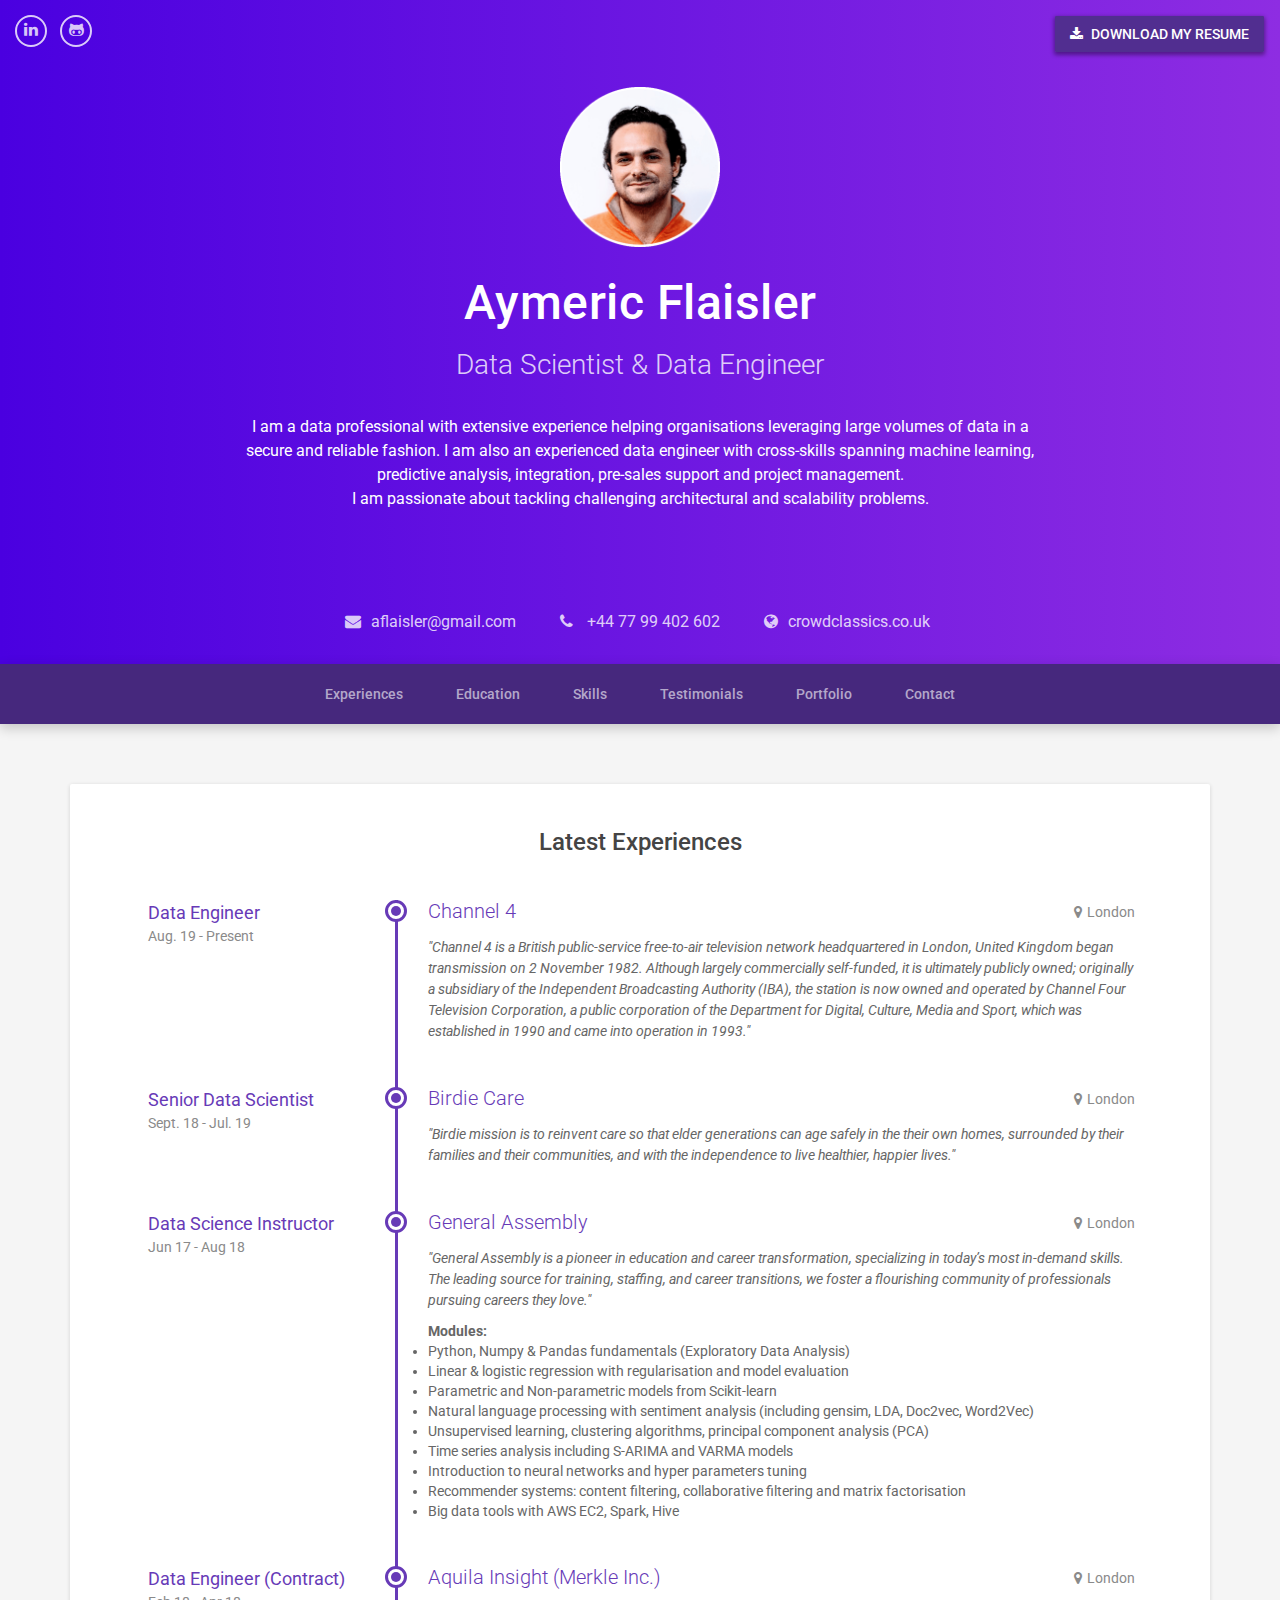
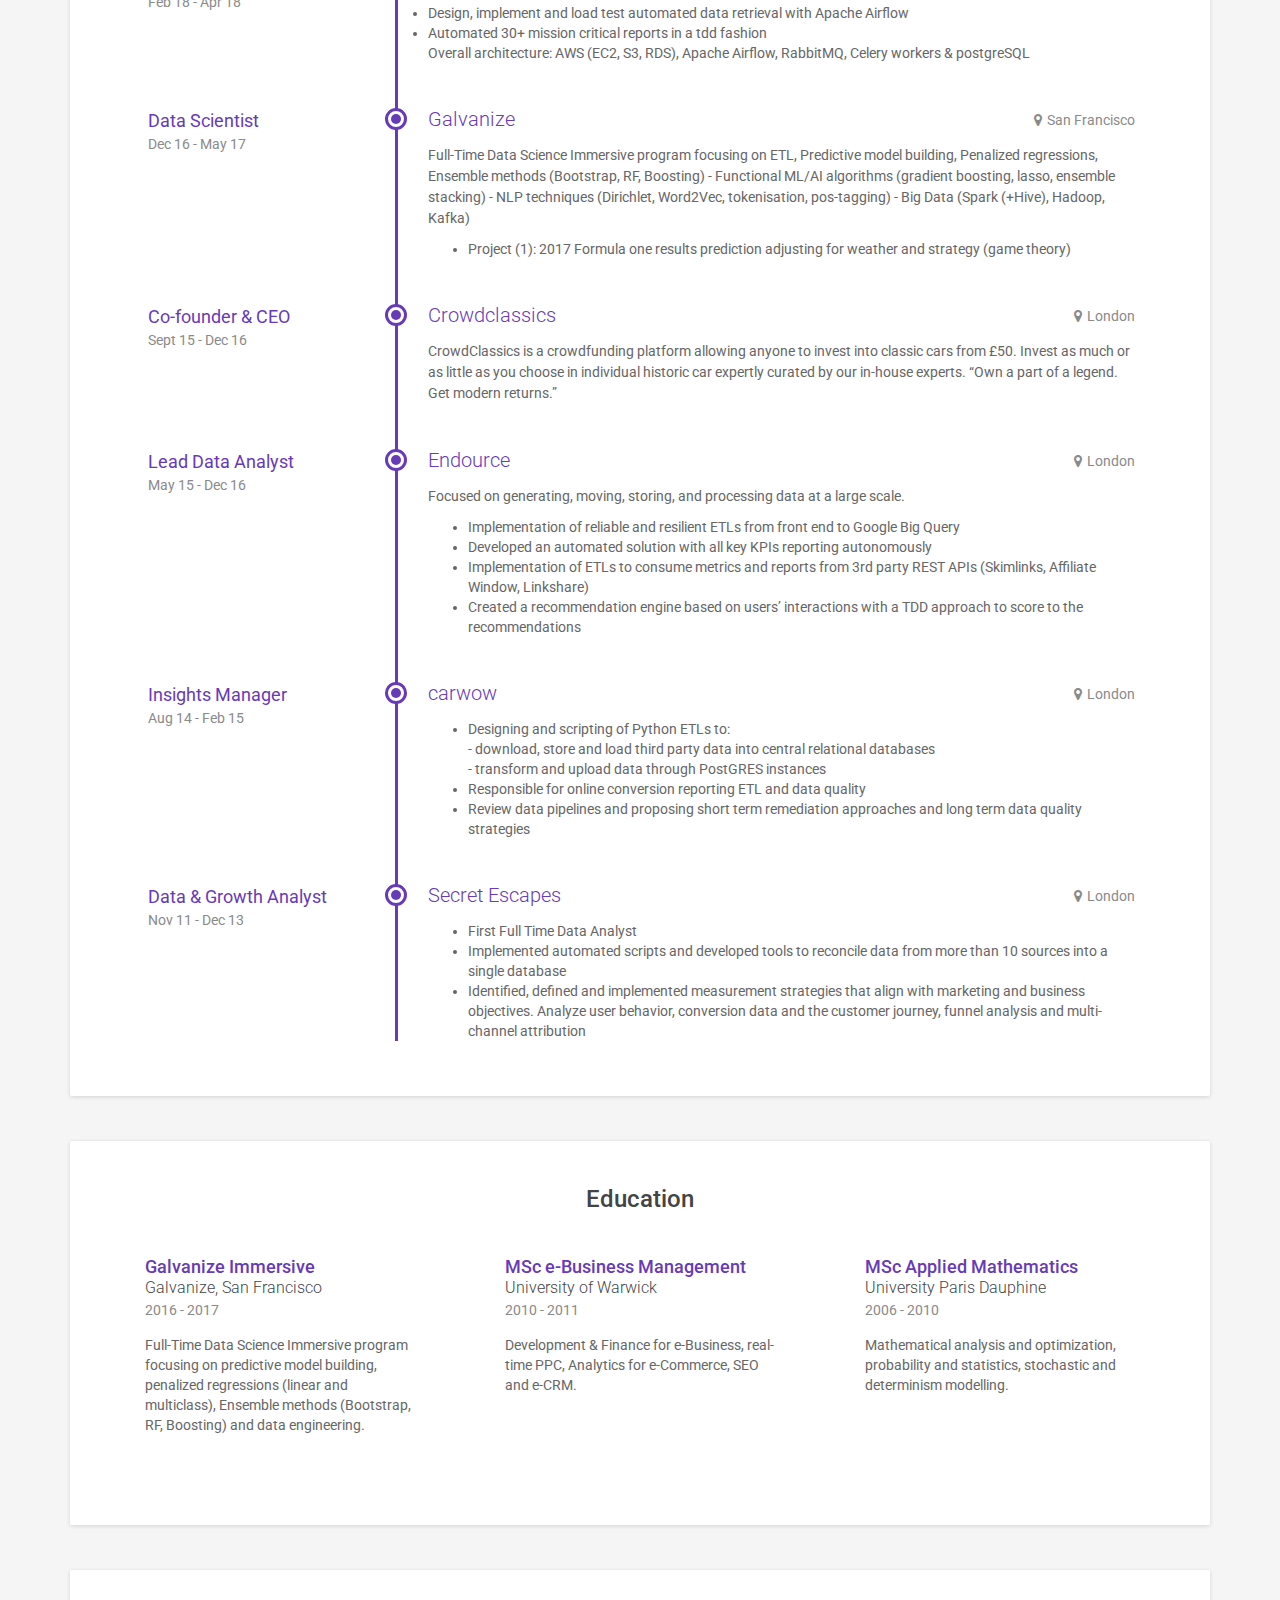
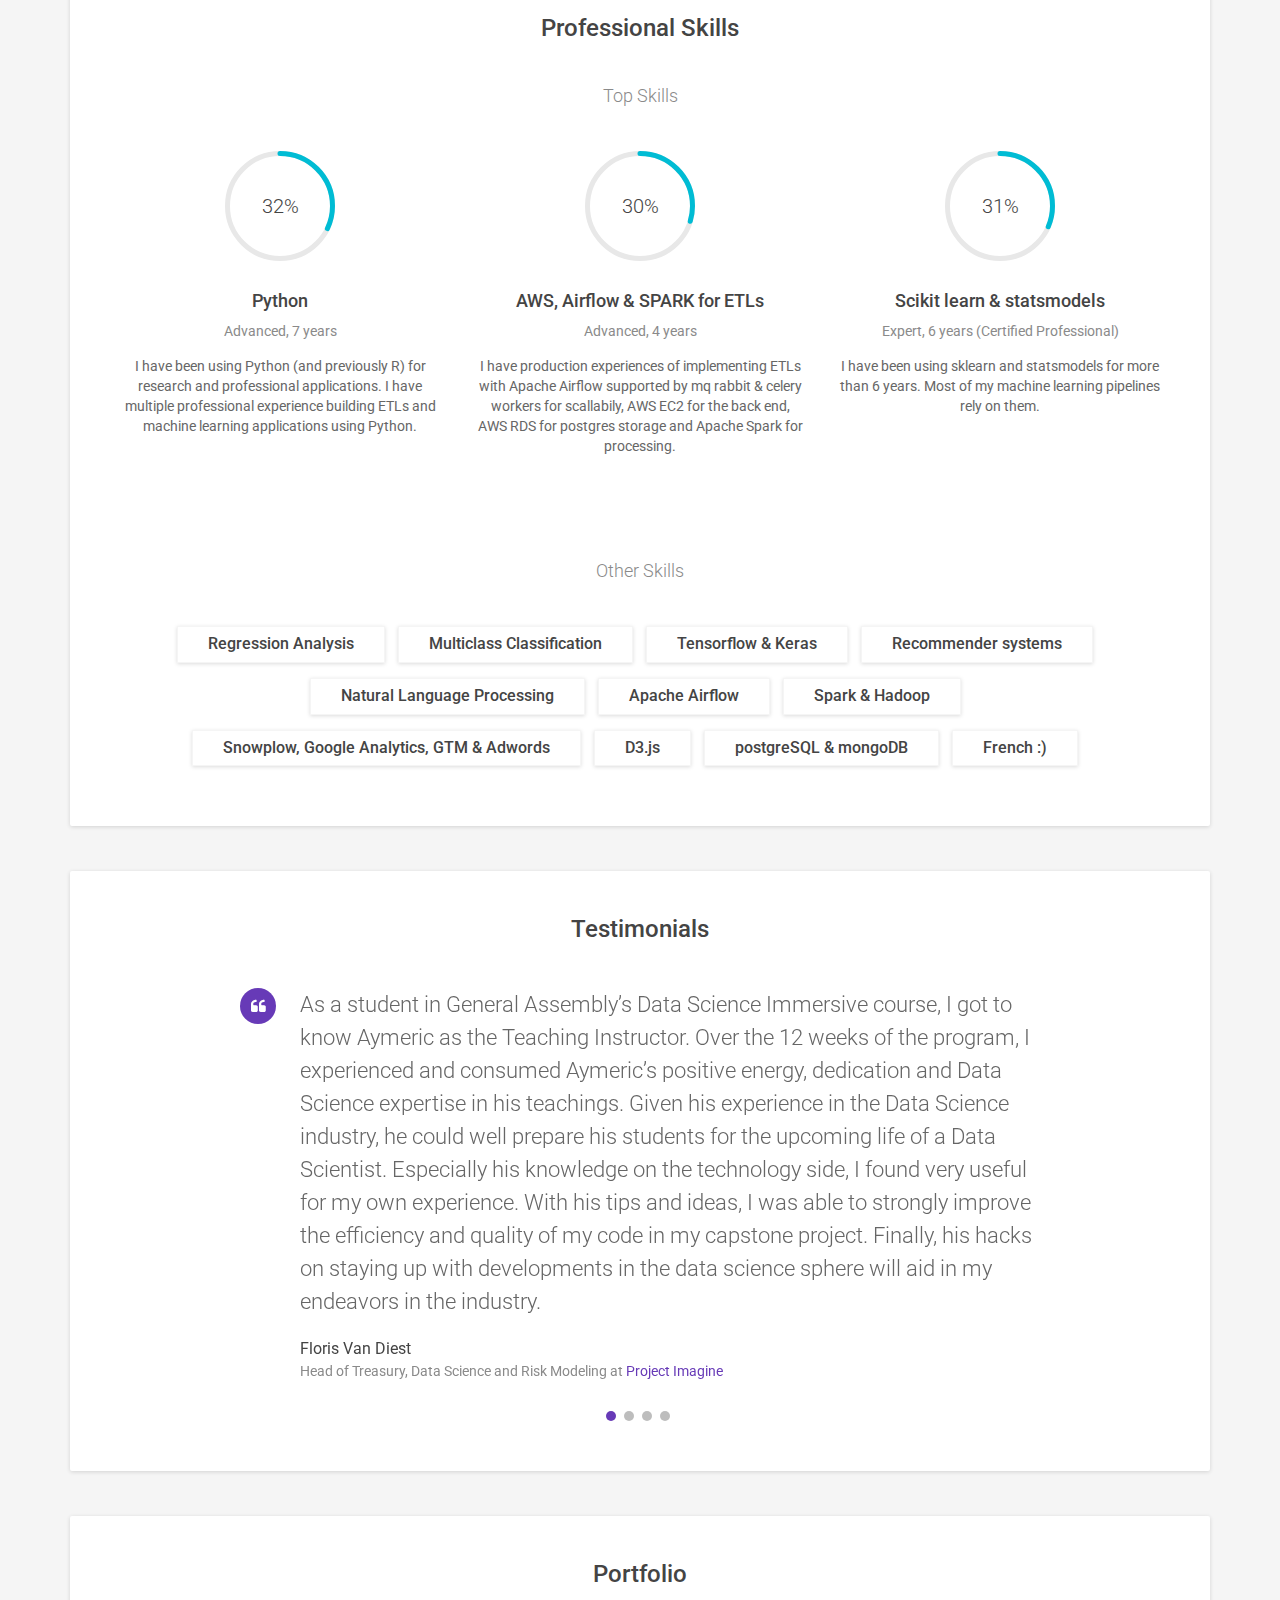
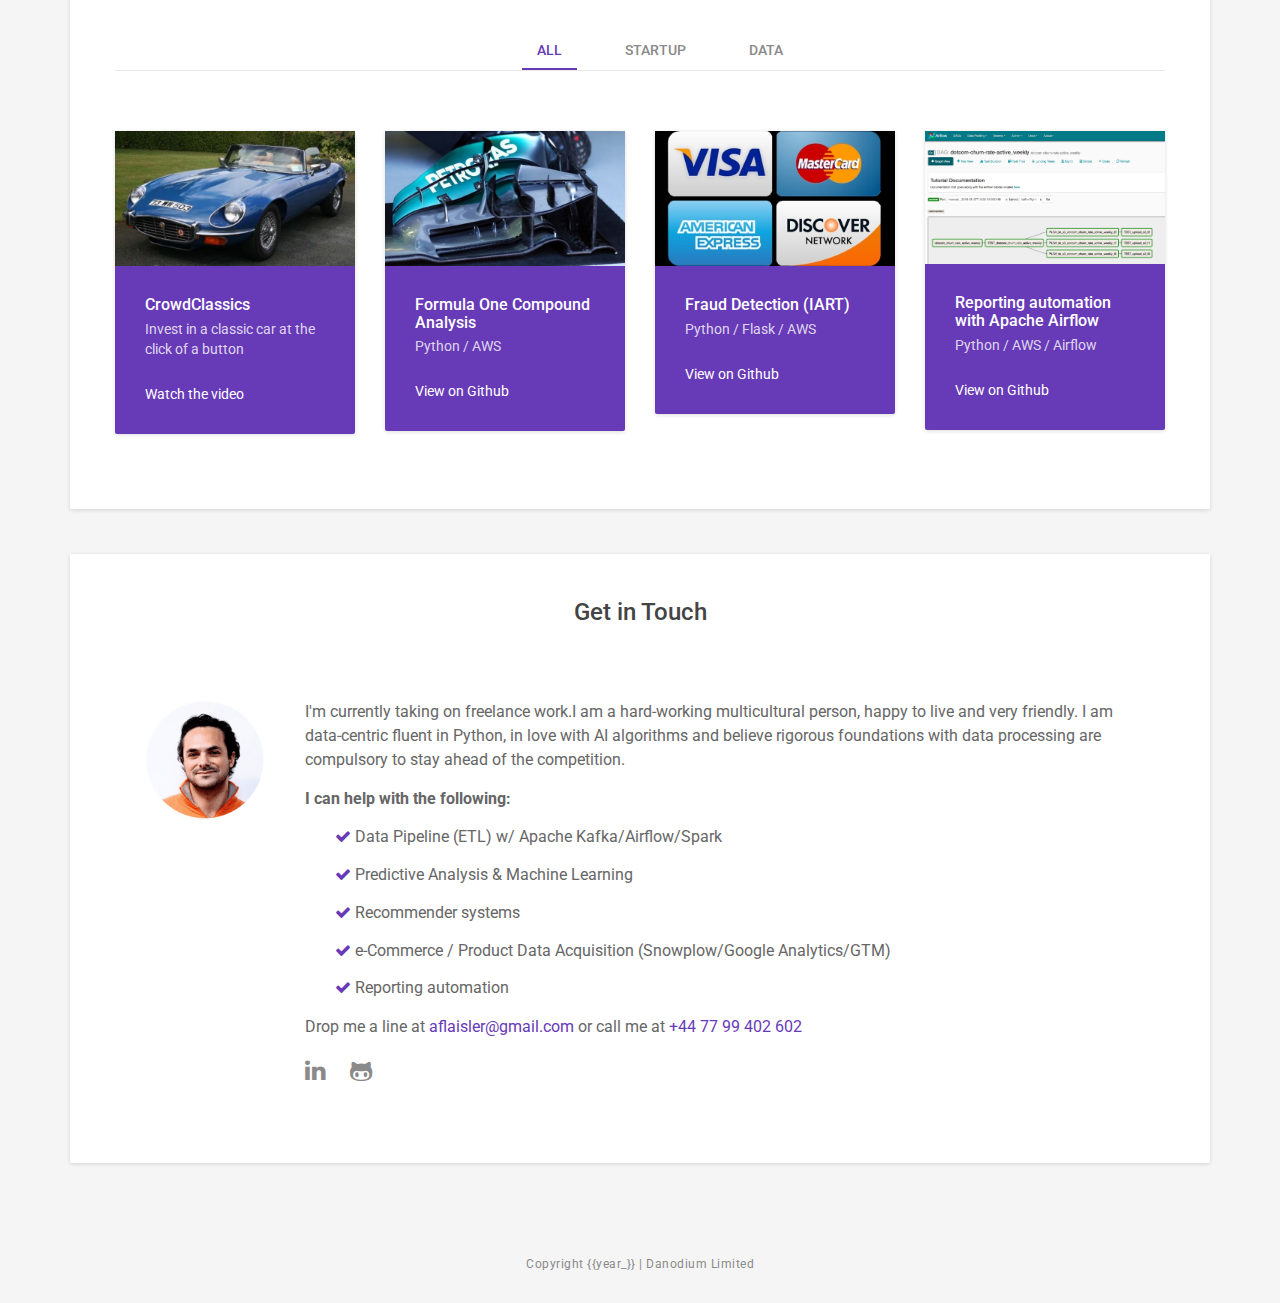
<file: templates/index.html>
<!DOCTYPE html>
<!--[if IE 8]> <html lang="en" class="ie8"> <![endif]-->
<!--[if IE 9]> <html lang="en" class="ie9"> <![endif]-->
<!--[if !IE]><!-->
<html lang="en">
<!--<![endif]-->

<head>
  <title>Aymeric Flaisler Resume + Portfolio</title>
  <!-- Meta -->
  <meta charset="utf-8">
  <meta http-equiv="X-UA-Compatible" content="IE=edge">
  <meta name="viewport" content="width=device-width, initial-scale=1.0">
  <meta name="description" content="Aymeric Flaisler Resume and Portfolio">
  <meta name="author" content="AF">
  <link rel="icon" type="image/png" href="../static/images/favicon.ico">
  <link href='https://fonts.googleapis.com/css?family=Roboto:400,500,400italic,300italic,300,500italic,700,700italic,900,900italic' rel='stylesheet' type='text/css'>
  <!-- Global CSS -->
  <link rel="stylesheet" href="../static/plugins/bootstrap/css/bootstrap.min.css">
  <!-- Plugins CSS -->
  <link rel="stylesheet" href="../static/plugins/font-awesome/css/font-awesome.css">

  <!-- Theme CSS -->
  <link id="theme-style" rel="stylesheet" href="../static/css/styles-12.css">
  <!-- HTML5 shim and Respond.js for IE8 support of HTML5 elements and media queries -->
  <!--[if lt IE 9]>
      <script src="https://oss.maxcdn.com/html5shiv/3.7.2/html5shiv.min.js"></script>
      <script src="https://oss.maxcdn.com/respond/1.4.2/respond.min.js"></script>
    <![endif]-->
  <!-- Google Tag Manager -->
  <script>
    (function(w, d, s, l, i) {
      w[l] = w[l] || [];
      w[l].push({
        'gtm.start': new Date().getTime(),
        event: 'gtm.js'
      });
      var f = d.getElementsByTagName(s)[0],
        j = d.createElement(s),
        dl = l != 'dataLayer' ? '&l=' + l : '';
      j.async = true;
      j.src =
        'https://www.googletagmanager.com/gtm.js?id=' + i + dl;
      f.parentNode.insertBefore(j, f);
    })(window, document, 'script', 'dataLayer', 'GTM-5ZDTTXC');
  </script>
  <!-- End Google Tag Manager -->
</head>

<body>
  <!-- Google Tag Manager (noscript) -->
  <noscript><iframe src="https://www.googletagmanager.com/ns.html?id=GTM-5ZDTTXC" height="0" width="0" style="display:none;visibility:hidden"></iframe></noscript>
  <!-- End Google Tag Manager (noscript) -->

  <header class="header">
    <div class="top-bar container-fluid">
      <div class="actions">
        <!-- <a class="btn hidden-xs" href="mailto:aflaisler@gmail.com"><i class="fa fa-paper-plane" aria-hidden="true"></i> Hire Me</a> -->
        <a class="btn" href="../static/CV_Aymeric_Flaisler_Data_Engineer.pdf"><i class="fa fa-download" aria-hidden="true"></i> Download My Resume</a>
      </div>
      <!--//actions-->
      <ul class="social list-inline">
        <li><a href="https://www.linkedin.com/in/aflaisler/"><i class="fa fa-linkedin" aria-hidden="true"></i></a></li>
        <!-- <li><a href="#"><i class="fa fa-twitter" aria-hidden="true"></i></a></li> -->
        <!-- <li><a href="#"><i class="fa fa-google-plus" aria-hidden="true"></i></a></li> -->
        <li><a href="https://github.com/aflaisler"><i class="fa fa-github-alt" aria-hidden="true"></i></a></li>
        <!-- <li><a href="#"><i class="fa fa-skype" aria-hidden="true"></i></a></li> -->
      </ul>
      <!--//social-->
    </div>
    <!--//top-bar-->

    <div class="intro">
      <div class="container text-center">
        <img class="profile-image" src="../static/images/profile-image-ring3.png" alt="">
        <h1 class="name">Aymeric Flaisler</h1>
        <div class="title">Data Scientist &amp Data Engineer</div>
        <div class="profile">
          <p>I am a data professional with extensive experience helping organisations leveraging large volumes of data in a secure and reliable fashion. I am also an experienced data engineer with cross-skills spanning machine learning, predictive
            analysis,
            integration, pre-sales support and project management. <br> I am passionate about tackling challenging architectural and scalability problems.
          </p>
        </div>
        <!--//profile-->
      </div>
      <!--//container-->
    </div>
    <!--//intro-->

    <div class="contact-info">
      <div class="container text-center">
        <ul class="list-inline">
          <li class="email"><i class="fa fa-envelope"></i><a href="mailto:aflaisler@gmail.com">aflaisler@gmail.com</a></li>
          <li><i class="fa fa-phone"></i> <a href="0044 77 99 402 602">+44 77 99 402 602</a></li>
          <li class="website"><i class="fa fa-globe"></i><a href="http://www.crowdclassics.co.uk/" target="_blank">crowdclassics.co.uk</a></li>
        </ul>
      </div>
      <!--//container-->
    </div>
    <!--//contact-info-->

    <div class="page-nav-space-holder hidden-xs">
      <div id="page-nav-wrapper" class="page-nav-wrapper text-center">
        <div class="container">
          <ul id="page-nav" class="nav page-nav list-inline">
            <li><a class="scrollto" href="#experiences-section">Experiences</a></li>
            <li><a class="scrollto" href="#education-section">Education</a></li>
            <li><a class="scrollto" href="#skills-section">Skills</a></li>
            <li><a class="scrollto" href="#testimonials-section">Testimonials</a></li>
            <li><a class="scrollto" href="#portfolio-section">Portfolio</a></li>
            <li><a class="scrollto" href="#contact-section">Contact</a></li>
          </ul>
          <!--//page-nav-->
        </div>
      </div>
      <!--//page-nav-wrapper-->
    </div>

  </header>
  <!--//header-->

  <div class="wrapper container">
    <section id="experiences-section" class="experiences-section section">
      <h2 class="section-title">Latest Experiences</h2>
      <div class="timeline">
        <div class="item">
          <div class="work-place">
            <h3 class="place"><a href="https://www.channel4.com/">Channel 4</a></h3>
            <div class="location"><i class="fa fa-map-marker" aria-hidden="true"></i>London</div>
          </div>
          <div class="job-meta">
            <div class="title">Data Engineer</div>
            <div class="time">Aug. 19 - Present</div>
          </div>
          <!--//job-meta-->
          <div class="job-desc">
            <p><i>
                "Channel 4 is a British public-service free-to-air television network headquartered in London, United Kingdom began transmission on 2 November 1982. Although largely commercially self-funded, it is ultimately publicly owned; originally a subsidiary of the Independent Broadcasting Authority (IBA), the station is now owned and operated by Channel Four Television Corporation, a public corporation of the Department for Digital, Culture, Media and Sport, which was established in 1990 and came into operation in 1993."</i></p>



          </div>
          <!--//job-desc-->
        </div>
        <div class="item">
          <div class="work-place">
            <h3 class="place"><a href="https://birdie.care/">Birdie Care</a></h3>
            <div class="location"><i class="fa fa-map-marker" aria-hidden="true"></i>London</div>
          </div>
          <div class="job-meta">
            <div class="title">Senior Data Scientist</div>
            <div class="time">Sept. 18 - Jul. 19 </div>
          </div>
          <!--//job-meta-->
          <div class="job-desc">
            <p><i>
                "Birdie mission is to reinvent care so that elder generations can age safely in the their own homes, surrounded by their families and their communities, and with the independence to live healthier, happier lives."</i></p>



          </div>
          <!--//job-desc-->
        </div>
        <div class="item">
          <div class="work-place">
            <h3 class="place"><a href="https://generalassemb.ly/">General Assembly</a></h3>
            <div class="location"><i class="fa fa-map-marker" aria-hidden="true"></i>London</div>
          </div>
          <div class="job-meta">
            <div class="title">Data Science Instructor</div>
            <div class="time">Jun 17 - Aug 18</div>
          </div>
          <!--//job-meta-->
          <div class="job-desc">
            <p><i>
                "General Assembly is a pioneer in education and career transformation, specializing in today’s most in-demand skills. The leading source for training, staffing, and career transitions, we foster a flourishing community of
                professionals pursuing careers
                they love."</i></p>

            <b>Modules:</b>
            <li>Python, Numpy & Pandas fundamentals (Exploratory Data Analysis)</li>
            <li>Linear & logistic regression with regularisation and model evaluation</li>
            <li>Parametric and Non-parametric models from Scikit-learn</li>
            <li>Natural language processing with sentiment analysis (including gensim, LDA, Doc2vec, Word2Vec)</li>
            <li>Unsupervised learning, clustering algorithms, principal component analysis (PCA)</li>
            <li>Time series analysis including S-ARIMA and VARMA models</li>
            <li>Introduction to neural networks and hyper parameters tuning</li>
            <li>Recommender systems: content filtering, collaborative filtering and matrix factorisation</li>
            <li>Big data tools with AWS EC2, Spark, Hive</li>

          </div>
          <!--//job-desc-->
        </div>
        <!--//item-->
        <div class="item">
          <div class="work-place">
            <h3 class="place"><a href="http://www.aquilainsight.com/">Aquila Insight (Merkle Inc.)</a></h3>

            <div class="location"><i class="fa fa-map-marker" aria-hidden="true"></i>London</div>
          </div>
          <div class="job-meta">
            <div class="title">Data Engineer (Contract)</div>
            <div class="time">Feb 18 - Apr 18</div>
          </div>
          <!--//job-meta-->
          <div class="job-desc">
            <li>Design, implement and load test automated data retrieval with Apache Airflow</li>
            <li> Automated 30+ mission critical reports in a tdd fashion</li>
            Overall architecture: AWS (EC2, S3, RDS), Apache Airflow, RabbitMQ, Celery workers & postgreSQL
          </div>
          <!--//job-desc-->
        </div>
        <div class="item">
          <div class="work-place">
            <h3 class="place"><a href="https://www.galvanize.com/san-francisco">Galvanize</a></h3>
            <div class="location"><i class="fa fa-map-marker" aria-hidden="true"></i>San Francisco</div>
          </div>
          <div class="job-meta">
            <div class="title">Data Scientist</div>
            <div class="time">Dec 16 - May 17</div>
          </div>
          <!--//job-meta-->
          <div class="job-desc">
            <p>Full-Time Data Science Immersive program focusing on ETL, Predictive model building, Penalized regressions, Ensemble methods (Bootstrap, RF, Boosting) - Functional ML/AI algorithms (gradient boosting, lasso, ensemble stacking) - NLP
              techniques
              (Dirichlet, Word2Vec, tokenisation, pos-tagging) - Big Data (Spark (+Hive), Hadoop, Kafka) </p>
            <ul>
              <li>Project (1): 2017 Formula one results prediction adjusting for weather and strategy (game theory)</li>
            </ul>
          </div>
          <!--//job-desc-->
        </div>
        <!--//item-->

        <div class="item">
          <div class="work-place">
            <h3 class="place"><a href="http://www.crowdclassics.co.uk/">Crowdclassics</a></h3>
            <div class="location"><i class="fa fa-map-marker" aria-hidden="true"></i>London</div>
          </div>
          <div class="job-meta">
            <div class="title">Co-founder &amp; CEO</div>
            <div class="time">Sept 15 - Dec 16</div>
          </div>
          <!--//job-meta-->
          <div class="job-desc">
            <p>CrowdClassics is a crowdfunding platform allowing anyone to invest into classic cars from £50. Invest as much or as little as you choose in individual historic car expertly curated by our in-house experts. “Own a part of a legend. Get
              modern
              returns.”
            </p>

          </div>
          <!--//job-desc-->
        </div>
        <!--//item-->


        <div class="item">
          <div class="work-place">
            <h3 class="place"><a href="https://www.endource.com/">Endource</a></h3>
            <div class="location"><i class="fa fa-map-marker" aria-hidden="true"></i>London</div>
          </div>
          <div class="job-meta">
            <div class="title">Lead Data Analyst</div>
            <div class="time">May 15 - Dec 16</div>
          </div>
          <!--//job-meta-->
          <div class="job-desc">
            <p>Focused on generating, moving, storing, and processing data at a large scale.</p>
            <ul>
              <li>Implementation of reliable and resilient ETLs from front end to Google Big Query</li>
              <li>Developed an automated solution with all key KPIs reporting autonomously</li>
              <li>Implementation of ETLs to consume metrics and reports from 3rd party REST APIs (Skimlinks, Affiliate Window, Linkshare)</li>
              <li>Created a recommendation engine based on users’ interactions with a TDD approach to score to the recommendations</li>
            </ul>
          </div>
          <!--//job-desc-->
        </div>
        <!--//item-->

        <div class="item">
          <div class="work-place">
            <h3 class="place"><a href="https://www.carwow.co.uk/">carwow</a></h3>
            <div class="location"><i class="fa fa-map-marker" aria-hidden="true"></i>London</div>
          </div>
          <div class="job-meta">
            <div class="title">Insights Manager</div>
            <div class="time">Aug 14 - Feb 15</div>
          </div>
          <!--//job-meta-->
          <div class="job-desc">
            <ul>
              <li>Designing and scripting of Python ETLs to:<br> - download, store and load third party data into central relational databases<br> - transform and upload data through PostGRES instances</li>
              <!-- <li>Designing and scripting of Python ETLs to transform and upload data in PostGRES instances</li> -->
              <li>Responsible for online conversion reporting ETL and data quality</li>
              <li>Review data pipelines and proposing short term remediation approaches and long term data quality strategies</li>
            </ul>
          </div>
          <!--//job-desc-->
        </div>
        <!--//item-->

        <div class="item">
          <div class="work-place">
            <h3 class="place"><a href="https://www.secretescapes.com/">Secret Escapes</a></h3>
            <div class="location"><i class="fa fa-map-marker" aria-hidden="true"></i>London</div>
          </div>
          <div class="job-meta">
            <div class="title">Data &amp; Growth Analyst</div>
            <div class="time">Nov 11 - Dec 13</div>
          </div>
          <!--//job-meta-->
          <div class="job-desc">
            <ul>
              <li>First Full Time Data Analyst </li>
              <li>Implemented automated scripts and developed tools to reconcile data from more than 10 sources into a single database</li>
              <li>Identified, defined and implemented measurement strategies that align with marketing and business objectives. Analyze user behavior, conversion data and the customer journey, funnel analysis and multi-channel attribution</li>
            </ul>

          </div>
          <!--//job-desc-->
        </div>
        <!--//item-->

      </div>
      <!--//timeline-->

    </section>
    <!--//section-->

    <section id="education-section" class="education-section section">
      <h2 class="section-title">Education</h2>
      <div class="row">
        <!--//item-->
        <div class="item col-xs-12 col-sm-4">
          <div class="item-inner">
            <h3 class="degree">Galvanize Immersive</h3>
            <div class="education-body">
              Galvanize, San Francisco
            </div>
            <!--//education-body-->
            <div class="time">2016 - 2017</div>
            <div class="desc">
              Full-Time Data Science Immersive program focusing on predictive model building, penalized regressions (linear and multiclass), Ensemble methods (Bootstrap, RF, Boosting) and data engineering.
            </div>
          </div>
          <!--//item-inner-->
        </div>
        <div class="item col-xs-12 col-sm-4">
          <div class="item-inner">
            <h3 class="degree">MSc e-Business Management</h3>
            <div class="education-body">
              University of Warwick
            </div>
            <!--//education-body-->
            <div class="time">2010 - 2011</div>
            <div class="desc">
              Development &amp; Finance for e-Business, real-time PPC, Analytics for e-Commerce, SEO and e-CRM.
            </div>
          </div>
          <!--//item-inner-->
        </div>
        <!--//item-->
        <div class="item col-xs-12 col-sm-4">
          <div class="item-inner">
            <h3 class="degree">MSc Applied Mathematics</h3>
            <div class="education-body">
              University Paris Dauphine
            </div>
            <!--//education-body-->
            <div class="time">2006 - 2010</div>
            <div class="desc">
              Mathematical analysis and optimization, probability and statistics, stochastic and determinism modelling.
            </div>
          </div>
          <!--//item-inner-->
        </div>

        <!--//item-->

      </div>
      <!--//row-->
    </section>
    <!--//section-->


    <section id="skills-section" class="skills-section section text-center">
      <h2 class="section-title">Professional Skills</h2>
      <div class="top-skills">
        <h3 class="subtitle">Top Skills</h3>
        <div class="row">
          <div class="item col-xs-12 col-sm-4">
            <div class="item-inner">
              <div class="chart-easy-pie text-center">
                <div class="chart-theme-1 chart" data-percent="92"><span>92</span>%</div>
              </div>
              <h4 class="skill-name">Python</h4>
              <div class="level">Advanced, 7 years</div>
              <div class="desc">
                I have been using Python (and previously R) for research and professional applications. I have multiple professional experience building ETLs and machine learning applications using Python.
              </div>
            </div>
            <!--//item-inner-->
          </div>
          <!--//item-->
          <div class="item col-xs-12 col-sm-4">
            <div class="item-inner">
              <div class="chart-easy-pie text-center">
                <div class="chart-theme-1 chart" data-percent="85"><span>85</span>%</div>
              </div>
              <h4 class="skill-name">AWS, Airflow &amp SPARK for ETLs</h4>
              <div class="level">Advanced, 4 years</div>
              <div class="desc">
                I have production experiences of implementing ETLs with Apache Airflow supported by mq rabbit & celery workers for scallabily, AWS EC2 for the back end, AWS RDS for postgres storage and Apache Spark for processing.
              </div>
            </div>
            <!--//item-inner-->
          </div>
          <!--//item-->
          <div class="item col-xs-12 col-sm-4">
            <div class="item-inner">
              <div class="chart-easy-pie text-center">
                <div class="chart-theme-1 chart" data-percent="90"><span>90</span>%</div>
              </div>
              <h4 class="skill-name">Scikit learn &amp; statsmodels</h4>
              <div class="level">Expert, 6 years (Certified Professional)</div>
              <div class="desc">
                I have been using sklearn and statsmodels for more than 6 years. Most of my machine learning pipelines rely on them.
              </div>
            </div>
            <!--//item-inner-->
          </div>
          <!--//item-->
        </div>
        <!--//row-->
      </div>
      <!--//top-skills-->

      <div class="other-skills">
        <h3 class="subtitle">Other Skills</h3>
        <div class="misc-skills">
          <span class="skill-tag">Regression Analysis</span>
          <span class="skill-tag">Multiclass Classification</span>
          <span class="skill-tag">Tensorflow & Keras</span>
          <span class="skill-tag">Recommender systems</span>
          <span class="skill-tag">Natural Language Processing</span>
          <span class="skill-tag">Apache Airflow</span>
          <span class="skill-tag">Spark &amp; Hadoop</span>
          <br>
          <span class="skill-tag">Snowplow, Google Analytics, GTM & Adwords</span>
          <span class="skill-tag">D3.js</span>
          <span class="skill-tag">postgreSQL & mongoDB</span>
          <span class="skill-tag">French :) </span>
        </div>
      </div>
      <!--//other-skills-->

    </section>
    <!--//skills-section-->

    <section id="testimonials-section" class="testimonials-section section">
      <h2 class="section-title">Testimonials</h2>

      <div id="testimonials-carousel" class="testimonials-carousel carousel slide" data-interval="8000">

        <!-- Indicators -->
        <ol class="carousel-indicators">
          <li data-target="#testimonials-carousel" data-slide-to="0" class="active"></li>
          <li data-target="#testimonials-carousel" data-slide-to="1"></li>
          <li data-target="#testimonials-carousel" data-slide-to="2"></li>
          <li data-target="#testimonials-carousel" data-slide-to="3"></li>
        </ol>

        <!-- Wrapper for slides -->
        <div class="carousel-inner">

          <div class="item active">
            <blockquote class="quote">
              <p><i class="fa fa-quote-left"></i> As a student in General Assembly’s Data Science Immersive course, I got to know Aymeric as the Teaching Instructor. Over the 12 weeks of the program, I experienced and consumed Aymeric’s positive
                energy,
                dedication and Data Science expertise in his teachings. Given his experience in the Data Science industry, he could well prepare his students for the upcoming life of a Data Scientist. Especially his knowledge on the technology side,
                I
                found very useful for my own experience. With his tips and ideas, I was able to strongly improve the efficiency and quality of my code in my capstone project. Finally, his hacks on staying up with developments in the data science
                sphere
                will aid in my endeavors in the industry.</p>

            </blockquote>
            <div class="source">
              <div class="name">Floris Van Diest</div>
              <div class="position">Head of Treasury, Data Science and Risk Modeling at <a href="https://www.linkedin.com/company/projectimagine/">Project Imagine</a></div>
            </div>
            <!--//source-->

          </div>
          <div class="item">
            <blockquote class="quote">
              <i class="fa fa-quote-left"></i>
              <p>Aymeric joined Endource.com to set up the second generation of our tracking solution. He has an excellent knowledge of all things analytics from the implementation to the data processing. He helped us improve our marketing strategy
                and the
                global user experience by applying a machine learning algorithm. Aymeric is extremely easy going and I hope to do business with him soon.</p>
            </blockquote>
            <div class="source">
              <div class="name">Troy Collins</div>
              <div class="position">CEO, <a href="https://www.endource.com/">Endource</a> &amp; Co-founder <a href="https://www.secretescapes.com/">Secret Escapes</a></div>

            </div>
            <!--//source-->

          </div>

          <!--//item-->
          <div class="item">
            <blockquote class="quote">
              <p><i class="fa fa-quote-left"></i> Aymeric was a hard-working and committed employee who wasn't afraid to take a project on. He was detailed orientated and we felt at complete ease when he was running tests on the live product. He was
                a popular
                member of the team and always enjoyable to talk with.</p>

            </blockquote>
            <div class="source">
              <div class="name">James Hind</div>
              <div class="position">Founder &amp; CEO of <a href="https://www.carwow.co.uk/">carwow</a></div>

            </div>
            <!--//source-->

          </div>
          <!--//item-->
          <div class="item">
            <blockquote class="quote">
              <p><i class="fa fa-quote-left"></i> Aymeric is highly talented, super analytical and full of intelligent insight. His ability with large sets of data was a huge benefit to the business and his analysis will be missed. Aside from
                analysis, Aymeric
                was one of the most popular employees in the company and became an integral part of company culture. Aymeric will do very well in any role or business he chooses in the future.</p>
            </blockquote>
            <div class="source">
              <div class="name">Gareth Griffiths</div>
              <div class="position">Lead Growth Architect at <a href="https://www.bcgdv.com/">BCG Digital Ventures</a></div>

            </div>
            <!--//source-->
          </div>
          <!--//item-->

        </div>
        <!--//carousel-inner-->
      </div>
      <!--//testimonials-carousel-->

    </section>
    <!--//section-->


    <section id="portfolio-section" class="portfolio-section section">
      <h2 class="section-title">Portfolio</h2>
      <ul id="filters" class="filters clearfix">
        <li class="type active" data-filter="*">All</li>
        <li class="type" data-filter=".startup">startup</li>
        <li class="type" data-filter=".data">data</li>
      </ul>
      <!--//filters-->
      <div class="items-wrapper isotope row">
        <div class="item startup col-md-3 col-xs-6 ">
          <div class="item-inner">
            <figure class="figure">
              <img class="img-responsive" src="../static/images/portfolio/portfolio-1.jpg" alt="" />
            </figure>
            <div class="content text-left">
              <h3 class="sub-title"><a href="https://www.youtube.com/watch?v=CVScZHJs268">CrowdClassics</a></h3>
              <div class="meta">Invest in a classic car at the click of a button</div>
              <div class="action"><a href="https://www.youtube.com/watch?v=CVScZHJs268">Watch the video</a></div>
            </div>
            <!--//content-->
            <a class="link-mask" href="https://www.youtube.com/watch?v=CVScZHJs268"></a>
          </div>
          <!--//item-inner-->
        </div>
        <!--//item-->
        <div class="item data col-md-3 col-xs-6 ">
          <div class="item-inner">
            <figure class="figure">
              <img class="img-responsive" src="../static/images/portfolio/portfolio-2.jpg" alt="" />
            </figure>
            <div class="content text-left">
              <h3 class="sub-title"><a href="#">Formula One Compound Analysis</a></h3>
              <div class="meta">Python / AWS</div>
              <div class="action"><a href="#">View on Github</a></div>
            </div>
            <!--//content-->
            <a class="link-mask" href="https://github.com/aflaisler/f1_2017"></a>
          </div>
          <!--//item-inner-->
        </div>
        <!--//item-->
        <div class="item data col-md-3 col-xs-6 ">
          <div class="item-inner">
            <figure class="figure">
              <img class="img-responsive" src="../static/images/portfolio/portfolio-3.jpg" alt="" />
            </figure>
            <div class="content text-left">
              <h3 class="sub-title"><a href="http://ec2-54-171-77-243.eu-west-1.compute.amazonaws.com/">Fraud Detection (IART)</a></h3>
              <div class="meta">Python / Flask / AWS</div>
              <div class="action"><a href="https://github.com/aflaisler/fraud_detection_testing">View on Github</a></div>
            </div>
            <!--//content-->
            <a class="link-mask" href="http://ec2-54-171-77-243.eu-west-1.compute.amazonaws.com/"></a>
          </div>
          <!--//item-inner-->
        </div>
        <!--//item-->
        <div class="item data col-md-3 col-xs-6 ">
          <div class="item-inner">
            <figure class="figure">
              <img class="img-responsive" src="../static/images/portfolio/portfolio-9.png" alt="" />
            </figure>
            <div class="content text-left">
              <h3 class="sub-title"><a href="#">Reporting automation with Apache Airflow</a></h3>
              <div class="meta">Python / AWS / Airflow </div>
              <div class="action"><a href="#">View on Github</a></div>
            </div>
            <!--//content-->
            <a class="link-mask" href="https://github.com/aflaisler/automation_airflow"></a>
          </div>
          <!--//item-inner-->
        </div>
        <!--//item-->
        <!--//item-->

      </div>
      <!--//item-wrapper-->

    </section>
    <!--//section-->

    <section id="contact-section" class="contact-section section">
      <h2 class="section-title">Get in Touch</h2>
      <div class="intro">
        <img class="profile-image" src="../static/images/profile-image-ring3.png" alt="">
        <div class="dialog">
          <p>I'm currently taking on freelance work.I am a hard-working multicultural person, happy to live and very friendly. I am data-centric fluent in Python, in love with AI algorithms and believe rigorous foundations with data processing are
            compulsory
            to stay ahead of the competition.</p>
          <p><strong>I can help with the following:</strong></p>
          <ul class="list-unstyled service-list">
            <li><i class="fa fa-check" aria-hidden="true"></i> Data Pipeline (ETL) w/ Apache Kafka/Airflow/Spark</li>
            <li><i class="fa fa-check" aria-hidden="true"></i> Predictive Analysis &amp; Machine Learning</li>
            <li><i class="fa fa-check" aria-hidden="true"></i> Recommender systems</li>
            <li><i class="fa fa-check" aria-hidden="true"></i> e-Commerce / Product Data Acquisition (Snowplow/Google Analytics/GTM)</li>
            <li><i class="fa fa-check" aria-hidden="true"></i> Reporting automation</li>
          </ul>
          <p>Drop me a line at <a href="mailto:aflaisler@gmail.com">aflaisler@gmail.com</a> or call me at <a href="tel:0044 77 99 402 602">+44 77 99 402 602</a></p>
          <ul class="social list-inline">
            <li><a href="https://www.linkedin.com/in/aflaisler/"><i class="fa fa-linkedin" aria-hidden="true"></i></a></li>
            <li><a href="https://github.com/aflaisler"><i class="fa fa-github-alt" aria-hidden="true"></i></a></li>
            <!-- <li><a href="#"><i class="fa fa-skype" id="SkypeButton_Call_flaisler_1" aria-hidden="true"></i></a></li> -->
            <!-- <li>
              <script type="text/javascript" src="https://secure.skypeassets.com/i/scom/js/skype-uri.js"></script>
              <div id="SkypeButton_Call_flaisler_1">
                <script type="text/javascript">
                  Skype.ui({
                    "name": "chat",
                    "element": "SkypeButton_Call_flaisler_1",
                    "participants": ["flaisler"],
                    "imageSize": 24
                  });
                </script>
              </div>
            </li> -->


            </script>
        </div>
        </ul>
        <!--//social-->
      </div>
      <!--//diaplog-->
  </div>
  <!--//intro-->

  </section>
  <!--//section-->

  </div>
  <!--//wrapper-->

  <footer class="footer text-center">
    <div class="container">
      <small class="copyright">Copyright {{year_}} | Danodium Limited</a></small>
    </div>
    <!--//container-->
  </footer>

  <!--//configure-panel-->

  <!-- Javascript -->
  <script type="text/javascript" src="../static/plugins/jquery-1.12.4.min.js"></script>
  <script type="text/javascript" src="../static/plugins/bootstrap/js/bootstrap.min.js"></script>
  <script type="text/javascript" src="../static/plugins/back-to-top.js"></script>
  <script type="text/javascript" src="../static/plugins/jquery-scrollTo/jquery.scrollTo.min.js"></script>
  <script type="text/javascript" src="../static/plugins/easy-pie-chart/dist/jquery.easypiechart.min.js"></script>
  <script type="text/javascript" src="../static/plugins/imagesloaded.pkgd.min.js"></script>
  <script type="text/javascript" src="../static/plugins/isotope.pkgd.min.js"></script>



  <!-- custom js -->
  <script type="text/javascript" src="../static/js/main.js"></script>



</body>

</html>
</file>
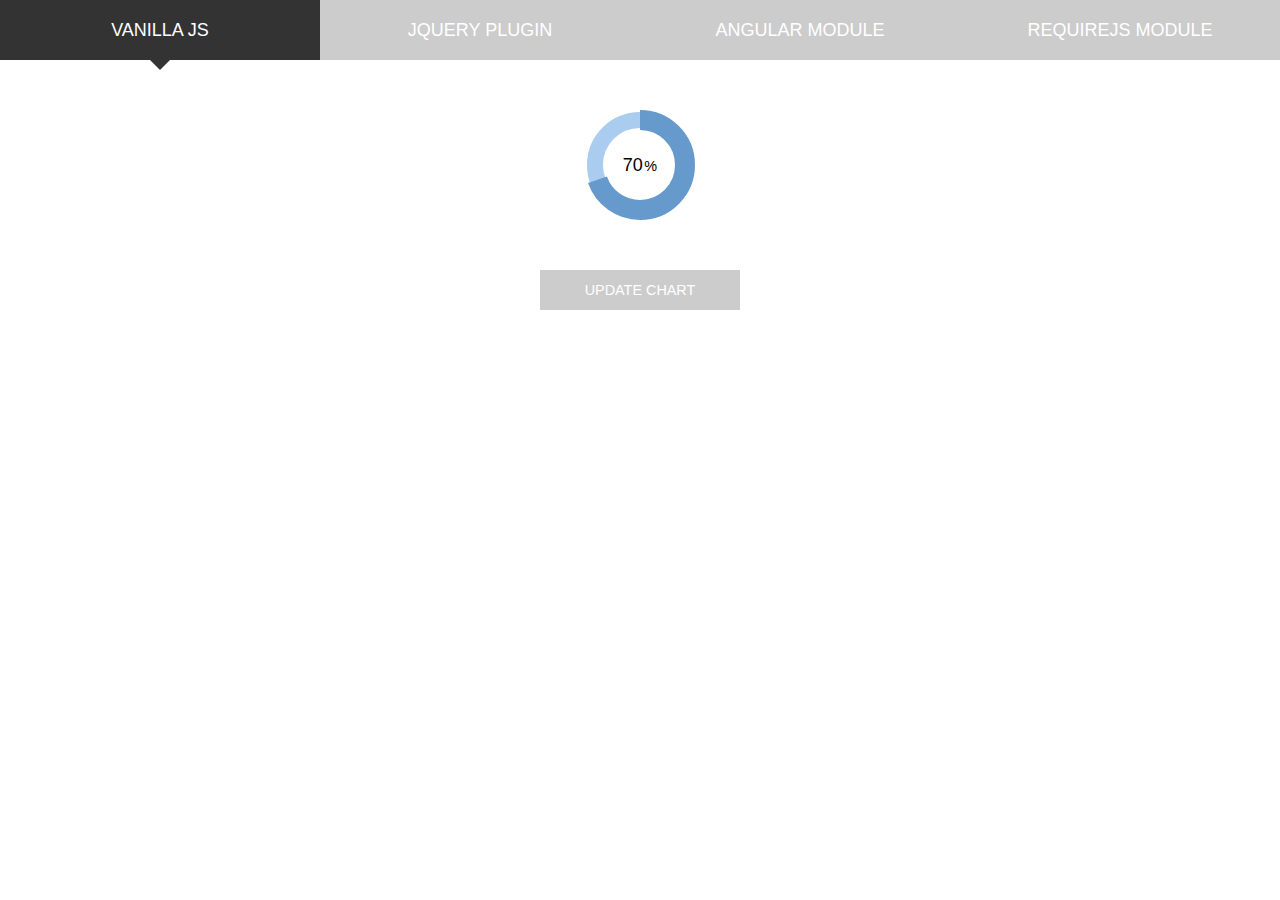
<file: static/plugins/easy-pie-chart/demo/index.html>
<!doctype html>
<html lang="en">
<head>
	<meta charset="UTF-8"/>
	<title>vanilla</title>
	<meta name="viewport" content="width=device-width"/>
	<link rel="stylesheet" href="style.css"/>
</head>
<body>

	<ul>
		<li><a href="index.html" class="active">Vanilla JS</a></li>
		<li><a href="jquery.html">jQuery plugin</a></li>
		<li><a href="angular.html">Angular module</a></li>
		<li><a href="requirejs.html">RequireJS module</a></li>
	</ul>

	<span class="chart" data-percent="86">
		<span class="percent"></span>
	</span>

	<span class="btn js_update">Update chart</span>

	<script src="../dist/easypiechart.js"></script>
	<script>
	document.addEventListener('DOMContentLoaded', function() {
		var chart = window.chart = new EasyPieChart(document.querySelector('span'), {
			easing: 'easeOutElastic',
			delay: 3000,
			barColor: '#69c',
			trackColor: '#ace',
			scaleColor: false,
			lineWidth: 20,
			trackWidth: 16,
			lineCap: 'butt',
			onStep: function(from, to, percent) {
				this.el.children[0].innerHTML = Math.round(percent);
			}
		});

		document.querySelector('.js_update').addEventListener('click', function(e) {
			chart.update(Math.random()*200-100);
		});

	});
	</script>
</body>
</html>
</file>
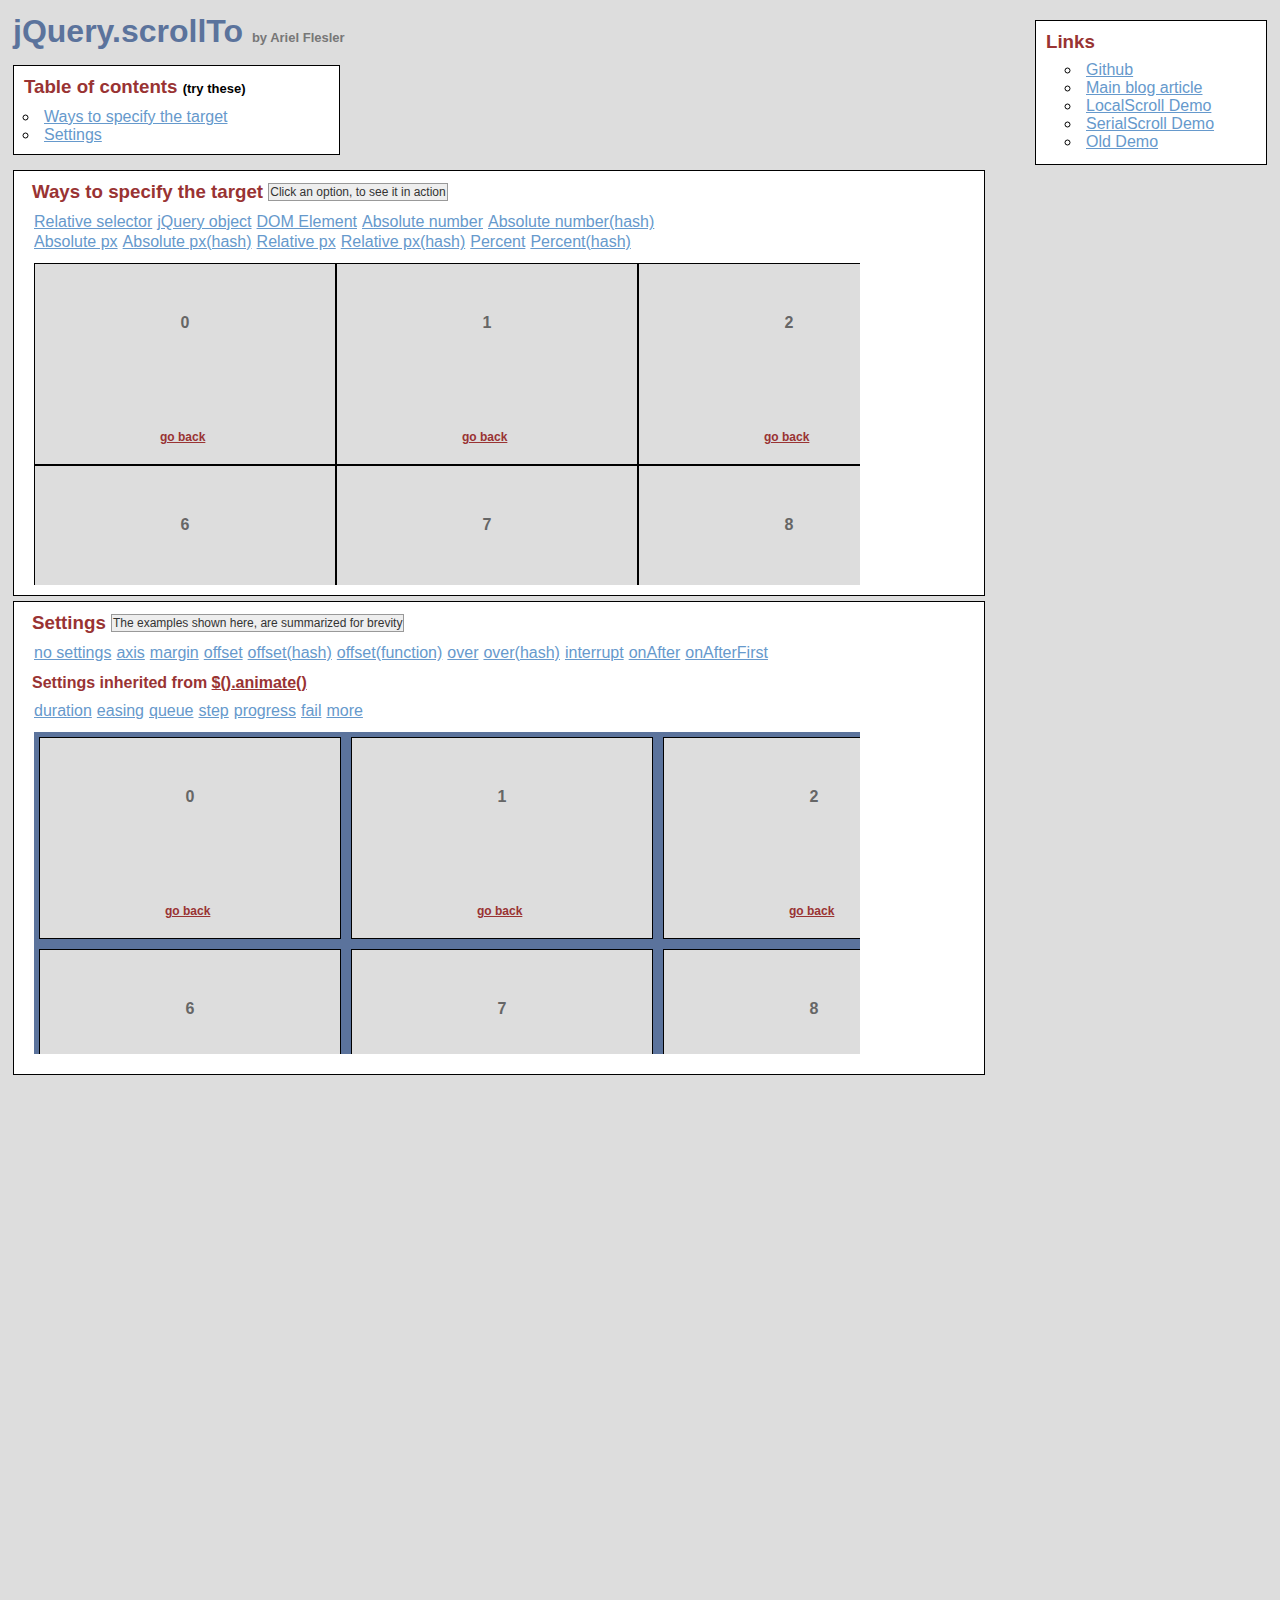
<file: static/plugins/jquery-scrollTo/demo/index.html>
<!DOCTYPE html PUBLIC "-//W3C//DTD XHTML 1.0 Transitional//EN" "http://www.w3.org/TR/xhtml1/DTD/xhtml1-transitional.dtd">
<html xmlns="http://www.w3.org/1999/xhtml">
<head>
	<meta http-equiv="Content-Type" content="text/html; charset=iso-8859-1" />
	<title>jQuery.scrollTo</title>
	<meta name="keywords" content="javascript, jquery, plugins, scroll, scrollTo, smooth, animation, to, effect, ariel, flesler, window, overflow, element, navigation, customizable" />
	<meta name="description" content="Demo of jQuery.scrollTo. Lightweight, cross-browser and highly customizable animated scrolling with jQuery, made by Ariel Flesler." />
	<meta name="robots" content="index,follow" />
	<link type="text/css" rel="stylesheet" href="css/style.css" />
	<script type="text/javascript" src="https://ajax.googleapis.com/ajax/libs/jquery/1.8.0/jquery.min.js"></script>
	<script type="text/javascript" src="../jquery.scrollTo.min.js"></script>
	<script type="text/javascript">
		jQuery(function( $ ){
			/**
			 * Demo binding and preparation, no need to read this part
			 */
				//borrowed from jQuery easing plugin
				//http://gsgd.co.uk/sandbox/jquery.easing.php
				$.easing.elasout = function(x, t, b, c, d) {
					var s=1.70158;var p=0;var a=c;
					if (t==0) return b;  if ((t/=d)==1) return b+c;  if (!p) p=d*.3;
					if (a < Math.abs(c)) { a=c; var s=p/4; }
					else var s = p/(2*Math.PI) * Math.asin (c/a);
					return a*Math.pow(2,-10*t) * Math.sin( (t*d-s)*(2*Math.PI)/p ) + c + b;
				};
				$('a.back').click(function() {
					$(this).parents('div.pane').scrollTo(0, 800, { queue:true });
					$(this).parents('div.section').find('span.message').text( this.title);
					return false;
				});
				//just for the example, to stop the click on the links.
				$('ul.links').click(function(e){
					var link = e.target;
					if (link.target === '_blank') {
						return;
					}
					e.preventDefault();
					link.blur();
					if (link.title) {
						$(this).parent().find('span.message').text(link.title);
					}
				});
			
			// This one is important, many browsers don't reset scroll on refreshes
			// Reset all scrollable panes to (0,0)
			$('div.pane').scrollTo(0);
			// Reset the screen to (0,0)
			$.scrollTo(0);
			
			// TOC, shows how to scroll the whole window
			$('#toc a').click(function() {//$.scrollTo works EXACTLY the same way, but scrolls the whole screen
				$.scrollTo(this.hash, 1500, { easing:'elasout' });
				$(this.hash).find('span.message').text(this.title);
				return false;
			});
			
			// Target examples bindings
			var $target = $('#pane-target');
			$('#target-examples a').click(function() {
				$target.stop(true);
			});

			$('#relative-selector').click(function() {
				$target.scrollTo('li:eq(7)', 800);
			});
			$('#jquery-object').click(function() {
				$target.scrollTo($('#pane-target li:eq(14)') , 800);
			});
			$('#dom-element').click(function() {
				$target.scrollTo(document.getElementById('twenty'), 800);
			});
			$('#absolute-number').click(function() {
				$target.scrollTo(150, 800);
			});
			$('#absolute-number-hash').click(function() {
				$target.scrollTo({ top:800, left:700}, 800);
			});
			$('#absolute-px').click(function() {
				$target.scrollTo('520px', 800);
			});
			$('#absolute-px-hash').click(function() {
				$target.scrollTo({top:'110px', left:'290px'}, 800);
			});
			$('#relative-px').click(function() {
				$target.scrollTo('+=100', 500);
			});
			$('#relative-px-hash').click(function() {				
				$target.scrollTo({top:'-=100px', left:'+=100'}, 500);
			});
			$('#percentage-px').click(function() {				
				$target.scrollTo('50%', 800);
			});
			$('#percentage-px-hash').click(function() {				
				$target.scrollTo({top:'50%', left:'20%'}, 800);
			});
			
			// Settings examples bindings, they will all scroll to the same place, with different settings
			var $settings = $('#pane-settings');
			$('#settings-examples a').click(function() {
				// before each animation, reset to (0,0), skip this.
				$settings.stop(true).scrollTo(0);
			});
			
			$('#settings-no').click(function() {
				$settings.scrollTo('li:eq(15)', 1000);
			});
			$('#settings-axis').click(function() {// only scroll horizontally
				$settings.scrollTo('li:eq(15)', 1000, { axis:'x' });
			});
			$('#settings-duration').click(function() {// it's the same as specifying it in the 2nd argument
				$settings.scrollTo('li:eq(15)', { duration: 3000 });
			});
			$('#settings-easing').click(function() {
				$settings.scrollTo('li:eq(15)', 2500, { easing:'elasout' });
			});
			$('#settings-margin').click(function() {//scroll to the "outer" position of the element
				$settings.scrollTo('li:eq(15)', 1000, { margin:true });
			});
			$('#settings-offset').click(function() {//same as { top:-50, left:-50 }
				$settings.scrollTo('li:eq(15)', 1000, { offset:-50 });
			});
			$('#settings-offset-hash').click(function() {
				$settings.scrollTo('li:eq(15)', 1000, { offset:{ top:-5, left:-30 } });
			});
			$('#settings-offset-function').click(function() {
				$settings.scrollTo('li:eq(15)', 1000, {offset: function() { return {top:-30, left:-5}; }});
			});
			$('#settings-over').click(function() {//same as { top:-50, left:-50 }
				$settings.scrollTo('li:eq(15)', 1000, { over:0.5 });
			});
			$('#settings-over-hash').click(function() {
				$settings.scrollTo('li:eq(15)', 1000, { over:{ top:0.2, left:-0.5 } });
			});
			$('#settings-interrupt').click(function() {
				$settings.scrollTo('li:eq(15)', 10000, { interrupt:true });
			});
			$('#settings-queue').click(function() {//in this case, having 'axis' as 'xy' or 'yx' matters.
				$settings.scrollTo('li:eq(15)', 2000, { queue:true });
			});
			$('#settings-onAfter').click(function() {
				$settings.scrollTo('li:eq(15)', 2000, { 
					onAfter:function() {
						$('#settings-message').text('Got there!');
					}
				});
			});
			$('#settings-onAfterFirst').click(function() {//onAfterFirst exists only when queuing
				$settings.scrollTo('li:eq(15)', 1600, { 
					queue:true,
					onAfterFirst:function() {
						$('#settings-message').text('Got there horizontally!');
					},
					onAfter:function() {
						$('#settings-message').text('Got there vertically!');
					}
				});
			});
			$('#settings-step').click(function() {
				$settings.scrollTo('li:eq(15)', 2000, {step:function(now) {
					$('#settings-message').text(now.toFixed(2));
				}});
			});
			$('#settings-progress').click(function() {
				$settings.scrollTo('li:eq(15)', 2000, {progress:function(_, now) {
					$('#settings-message').text(Math.round(now*100) + '%');
				}});
			});
			$('#settings-fail').click(function() {
				$settings.scrollTo('li:eq(15)', 10000, {interrupt:true, fail:function() {
					$('#settings-message').text('Scroll interrupted!');
				}});
			});
		});
	</script>
</head>
<body>
	<h1>jQuery.scrollTo&nbsp;<strong>by Ariel Flesler</strong></h1>
	
	<div id="toc" class="part">
		<h3>Table of contents&nbsp;<strong>(try these)</strong></h3>
		<ul>
			<li><a title="$.scrollTo('#target-examples', 800, {easing:'elasout'});" href="#target-examples">Ways to specify the target</a></li>
			<li><a title="$.scrollTo('#settings-examples', 800, {easing:'elasout'});" href="#settings-examples">Settings</a></li>
		</ul>
	</div>
	
	<div id="links" class="part">
		<h3>Links</h3>
		<ul>
			<li><a target="_blank" href="https://github.com/flesler/jquery.scrollTo">Github</a></li>
			<li><a target="_blank" href="http://flesler.blogspot.com/2007/10/jqueryscrollto.html">Main blog article</a></li>
			<li><a target="_blank" href="http://demos.flesler.com/jquery/localScroll/">LocalScroll Demo</a></li>
			<li><a target="_blank" href="http://demos.flesler.com/jquery/serialScroll/">SerialScroll Demo</a></li>
			<li><a target="_blank" href="index.old.html">Old Demo</a></li>
		</ul>
	</div>
	<div id="target-examples" class="section part">
		<h3>Ways to specify the target&nbsp;<span id="target-message" class="message">Click an option, to see it in action</span></h3>
		<ul class="links">
			<li><a title="$(...).scrollTo('li:eq(7)', 800);" id="relative-selector" href="#">Relative selector</a></li>
			<li><a title="$(...).scrollTo($('div li:eq(14)'), 800);" id="jquery-object" href="#">jQuery object</a></li>
			<li><a title="$(...).scrollTo(document.getElementById('twenty'), 800);" id="dom-element" href="#">DOM Element</a></li>
			<li><a title="$(...).scrollTo(150, 800);" id="absolute-number" href="#">Absolute number</a></li>
			<li><a title="$(...).scrollTo({ top:800, left:700}, 800);" id="absolute-number-hash" href="#">Absolute number(hash)</a></li>
		</ul>
		<ul class="links">
			<li><a title="$(...).scrollTo('520px', 800);" id="absolute-px" href="#">Absolute px</a></li>
			<li><a title="$(...).scrollTo({top:'110px', left:'290px'}, 800);" id="absolute-px-hash" href="#">Absolute px(hash)</a></li>
			<li><a title="$(...).scrollTo('+=100px', 800);" id="relative-px" href="#">Relative px</a></li>
			<li><a title="$(...).scrollTo({top:'-=100px', left:'+=100'}, 800);" id="relative-px-hash" href="#">Relative px(hash)</a></li>
			<li><a title="$(...).scrollTo('50%', 800);" id="percentage-px" href="#">Percent</a></li>
			<li><a title="$(...).scrollTo({top:'50%', left:'20%'}, 800);" id="percentage-px-hash" href="#">Percent(hash)</a></li>
		</ul>
		<div id="pane-target" class="pane">
			<ul class="elements" style="height:1011px; width:1820px;">
				<li><p>0</p><a href="#" title="$(...).scrollTo(0, 800, {queue:true});" class="back">go back</a></li><li><p>1</p><a href="#" title="$(...).scrollTo(0, 800, {queue:true});" class="back">go back</a></li><li><p>2</p><a href="#" title="$(...).scrollTo(0, 800, {queue:true});" class="back">go back</a></li><li><p>3</p><a href="#" title="$(...).scrollTo(0, 800, {queue:true});" class="back">go back</a></li><li><p>4</p><a href="#" title="$(...).scrollTo(0, 800, {queue:true});" class="back">go back</a></li><li><p>5</p><a href="#" title="$(...).scrollTo(0, 800, {queue:true});" class="back">go back</a></li><li><p>6</p><a href="#" title="$(...).scrollTo(0, 800, {queue:true});" class="back">go back</a></li><li><p>7</p><a href="#" title="$(...).scrollTo(0, 800, {queue:true});" class="back">go back</a></li><li><p>8</p><a href="#" title="$(...).scrollTo(0, 800, {queue:true});" class="back">go back</a></li><li><p>9</p><a href="#" title="$(...).scrollTo(0, 800, {queue:true});" class="back">go back</a></li><li><p>10</p><a href="#" title="$(...).scrollTo(0, 800, {queue:true});" class="back">go back</a></li><li><p>11</p><a href="#" title="$(...).scrollTo(0, 800, {queue:true});" class="back">go back</a></li><li><p>12</p><a href="#" title="$(...).scrollTo(0, 800, {queue:true});" class="back">go back</a></li><li><p>13</p><a href="#" title="$(...).scrollTo(0, 800, {queue:true});" class="back">go back</a></li><li><p>14</p><a href="#" title="$(...).scrollTo(0, 800, {queue:true});" class="back">go back</a></li><li><p>15</p><a href="#" title="$(...).scrollTo(0, 800, {queue:true});" class="back">go back</a></li><li><p>16</p><a href="#" title="$(...).scrollTo(0, 800, {queue:true});" class="back">go back</a></li><li><p>17</p><a href="#" title="$(...).scrollTo(0, 800, {queue:true});" class="back">go back</a></li><li><p>18</p><a href="#" title="$(...).scrollTo(0, 800, {queue:true});" class="back">go back</a></li><li><p>19</p><a href="#" title="$(...).scrollTo(0, 800, {queue:true});" class="back">go back</a></li><li id="twenty"><p>20</p><a href="#" title="$(...).scrollTo(0, 800, {queue:true});" class="back">go back</a></li><li><p>21</p><a href="#" title="$(...).scrollTo(0, 800, {queue:true});" class="back">go back</a></li><li><p>22</p><a href="#" title="$(...).scrollTo(0, 800, {queue:true});" class="back">go back</a></li><li><p>23</p><a href="#" title="$(...).scrollTo(0, 800, {queue:true});" class="back">go back</a></li><li><p>24</p><a href="#" title="$(...).scrollTo(0, 800, {queue:true});" class="back">go back</a></li><li><p>25</p><a href="#" title="$(...).scrollTo(0, 800, {queue:true});" class="back">go back</a></li><li><p>26</p><a href="#" title="$(...).scrollTo(0, 800, {queue:true});" class="back">go back</a></li><li><p>27</p><a href="#" title="$(...).scrollTo(0, 800, {queue:true});" class="back">go back</a></li><li><p>28</p><a href="#" title="$(...).scrollTo(0, 800, {queue:true});" class="back">go back</a></li><li><p>29</p><a href="#" title="$(...).scrollTo(0, 800, {queue:true});" class="back">go back</a></li>
			</ul>
		</div>
	</div>
	<div id="settings-examples" class="section part">
		<h3>Settings&nbsp;<span id="settings-message" class="message">The examples shown here, are summarized for brevity</span></h3>
		<ul class="links">
			<li><a title="$(...).scrollTo('li:eq(15)', 1000);" id="settings-no" href="#">no settings</a></li>
			<li><a title="$(...).scrollTo('li:eq(15)', 1000, {axis:'x'});//only scroll on this axis (can be x, y, xy or yx)" id="settings-axis" href="#">axis</a></li>
			<li><a title="$(...).scrollTo('li:eq(15)', 1000, {margin:true});//deduct the margin and border from the final position" id="settings-margin" href="#">margin</a></li>
			<li><a title="$(...).scrollTo('li:eq(15)', 1000, {offset:-50});//add or deduct from the final position" id="settings-offset" href="#">offset</a></li>
			<li><a title="$(...).scrollTo('li:eq(15)', 1000, {offset: {top:-5, left:-30} });" id="settings-offset-hash" href="#">offset(hash)</a></li>
			<li><a title="$(...).scrollTo('li:eq(15)', 1000, {offset: function() { return {top:-30, left:-5}; }});" id="settings-offset-function" href="#">offset(function)</a></li>
			<li><a title="$(...).scrollTo('li:eq(15)', 1000, {over:0.5});//add or deduct a fraction of its height/width" id="settings-over" href="#">over</a></li>
			<li><a title="$(...).scrollTo('li:eq(15)', 1000, {over:{top:0.2, left:-0.5});" id="settings-over-hash" href="#">over(hash)</a></li>
			<li><a title="Scroll manually to interrupt the animation" id="settings-interrupt" href="#">interrupt</a></li>
			<li><a title="$(...).scrollTo('li:eq(15)', 1600, {onAfter:function() { } });//called after the scrolling ends" id="settings-onAfter" href="#">onAfter</a></li>
			<li><a title="$(...).scrollTo('li:eq(15)', 1600, {queue:true, onAfterFirst:function() { } });//called after the first axis scrolled" id="settings-onAfterFirst" href="#">onAfterFirst</a></li>
		</ul>
		<h4>Settings inherited from <a href="http://api.jquery.com/animate/#animate-properties-options" target="_blank">$().animate()</a></h4>
		<ul class="links">
			<li><a title="$(...).scrollTo('li:eq(15)', {duration:3000});//another way of calling the plugin" id="settings-duration" href="#">duration</a></li>
			<li><a title="$(...).scrollTo('li:eq(15)', 2500, {easing:'elasout'});//specify an easing equation" id="settings-easing" href="#">easing</a></li>
			<li><a title="$(...).scrollTo('li:eq(15)', 1600, {queue:true});//scroll one axis, then the other" id="settings-queue" href="#">queue</a></li>
			<li><a title="$(...).scrollTo('li:eq(15)', 2500, {step:function() { }'});//specify a step function" id="settings-step" href="#">step</a></li>
			<li><a title="$(...).scrollTo('li:eq(15)', 2500, {progress:function() { }'});//specify a progress function" id="settings-progress" href="#">progress</a></li>
			<li><a title="Scroll manually to interrupt and trigger the callback" id="settings-fail" href="#">fail</a></li>
			<li><a href="http://api.jquery.com/animate/#animate-properties-options" target="_blank">more</a></li>
		</ul>
		<div id="pane-settings" class="pane">
			<ul class="elements" style="height:1062px;width:1877px;">
				<li><p>0</p><a href="#" title="$(...).scrollTo(0, 800, {queue:true});" class="back">go back</a></li><li><p>1</p><a href="#" title="$(...).scrollTo(0, 800, {queue:true});" class="back">go back</a></li><li><p>2</p><a href="#" title="$(...).scrollTo(0, 800, {queue:true});" class="back">go back</a></li><li><p>3</p><a href="#" title="$(...).scrollTo(0, 800, {queue:true});" class="back">go back</a></li><li><p>4</p><a href="#" title="$(...).scrollTo(0, 800, {queue:true});" class="back">go back</a></li><li><p>5</p><a href="#" title="$(...).scrollTo(0, 800, {queue:true});" class="back">go back</a></li><li><p>6</p><a href="#" title="$(...).scrollTo(0, 800, {queue:true});" class="back">go back</a></li><li><p>7</p><a href="#" title="$(...).scrollTo(0, 800, {queue:true});" class="back">go back</a></li><li><p>8</p><a href="#" title="$(...).scrollTo(0, 800, {queue:true});" class="back">go back</a></li><li><p>9</p><a href="#" title="$(...).scrollTo(0, 800, {queue:true});" class="back">go back</a></li><li><p>10</p><a href="#" title="$(...).scrollTo(0, 800, {queue:true});" class="back">go back</a></li><li><p>11</p><a href="#" title="$(...).scrollTo(0, 800, {queue:true});" class="back">go back</a></li><li><p>12</p><a href="#" title="$(...).scrollTo(0, 800, {queue:true});" class="back">go back</a></li><li><p>13</p><a href="#" title="$(...).scrollTo(0, 800, {queue:true});" class="back">go back</a></li><li><p>14</p><a href="#" title="$(...).scrollTo(0, 800, {queue:true});" class="back">go back</a></li><li><p>15</p><a href="#" title="$(...).scrollTo(0, 800, {queue:true});" class="back">go back</a></li><li><p>16</p><a href="#" title="$(...).scrollTo(0, 800, {queue:true});" class="back">go back</a></li><li><p>17</p><a href="#" title="$(...).scrollTo(0, 800, {queue:true});" class="back">go back</a></li><li><p>18</p><a href="#" title="$(...).scrollTo(0, 800, {queue:true});" class="back">go back</a></li><li><p>19</p><a href="#" title="$(...).scrollTo(0, 800, {queue:true});" class="back">go back</a></li><li><p>20</p><a href="#" title="$(...).scrollTo(0, 800, {queue:true});" class="back">go back</a></li><li><p>21</p><a href="#" title="$(...).scrollTo(0, 800, {queue:true});" class="back">go back</a></li><li><p>22</p><a href="#" title="$(...).scrollTo(0, 800, {queue:true});" class="back">go back</a></li><li><p>23</p><a href="#" title="$(...).scrollTo(0, 800, {queue:true});" class="back">go back</a></li><li><p>24</p><a href="#" title="$(...).scrollTo(0, 800, {queue:true});" class="back">go back</a></li><li><p>25</p><a href="#" title="$(...).scrollTo(0, 800, {queue:true});" class="back">go back</a></li><li><p>26</p><a href="#" title="$(...).scrollTo(0, 800, {queue:true});" class="back">go back</a></li><li><p>27</p><a href="#" title="$(...).scrollTo(0, 800, {queue:true});" class="back">go back</a></li><li><p>28</p><a href="#" title="$(...).scrollTo(0, 800, {queue:true});" class="back">go back</a></li><li><p>29</p><a href="#" title="$(...).scrollTo(0, 800, {queue:true});" class="back">go back</a></li>
			</ul>
		</div>
	</div>
</body>
</html>
</file>
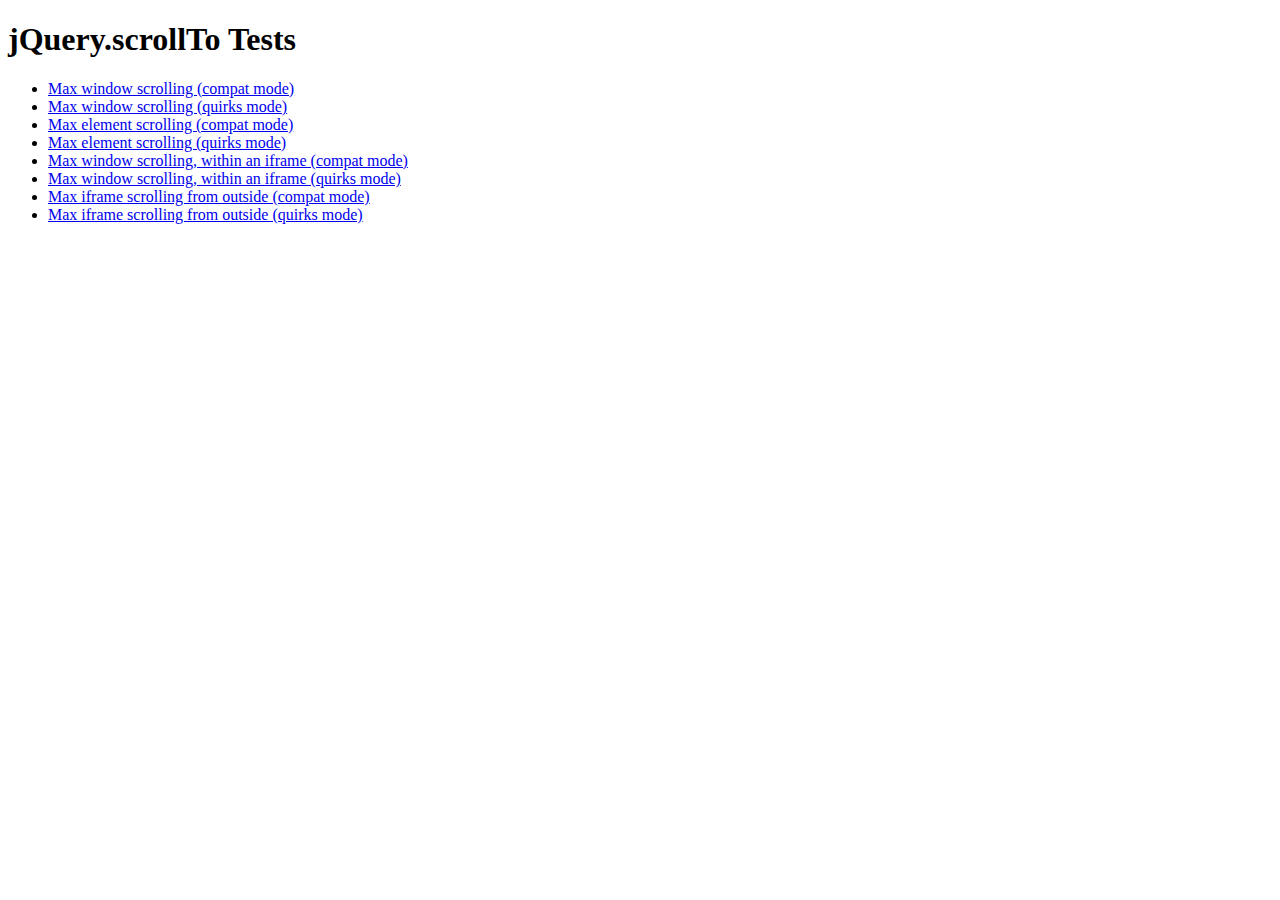
<file: static/plugins/jquery-scrollTo/tests/index.html>
<!DOCTYPE html PUBLIC "-//W3C//DTD XHTML 1.0 Transitional//EN" "http://www.w3.org/TR/xhtml1/DTD/xhtml1-transitional.dtd">
<html xmlns="http://www.w3.org/1999/xhtml">
<head>
	<meta http-equiv="Content-Type" content="text/html; charset=iso-8859-1" />
	<title>jQuery.scrollTo Tests</title>
	<meta name="keywords" content="javascript, jquery, plugins, scroll, scrollTo, smooth, animation, to, effect, ariel, flesler, window, overflow, element, navigation, customizable" />
	<meta name="description" content="Tests for jQuery ScrollTo. Made by Ariel Flesler." />
	<meta name="robots" content="index,follow" />
</head>
<body>
	<h1>jQuery.scrollTo Tests</h1>
	
	<ul>
		<li><a href="WinMaxY-compat.html">Max window scrolling (compat mode)</a></li>
		<li><a href="WinMaxY-quirks.html">Max window scrolling (quirks mode)</a></li>
		<li><a href="ElemMaxY-compat.html">Max element scrolling (compat mode)</a></li>
		<li><a href="ElemMaxY-quirks.html">Max element scrolling (quirks mode)</a></li>
		<li><a href="WinMaxY-with-iframe-compat.html">Max window scrolling, within an iframe (compat mode)</a></li>
		<li><a href="WinMaxY-with-iframe-quirks.html">Max window scrolling, within an iframe (quirks mode)</a></li>
		<li><a href="WinMaxY-to-iframe-compat.html">Max iframe scrolling from outside (compat mode)</a></li>
		<li><a href="WinMaxY-to-iframe-quirks.html">Max iframe scrolling from outside (quirks mode)</a></li>
	</ul>
</body>
</html>
</file>
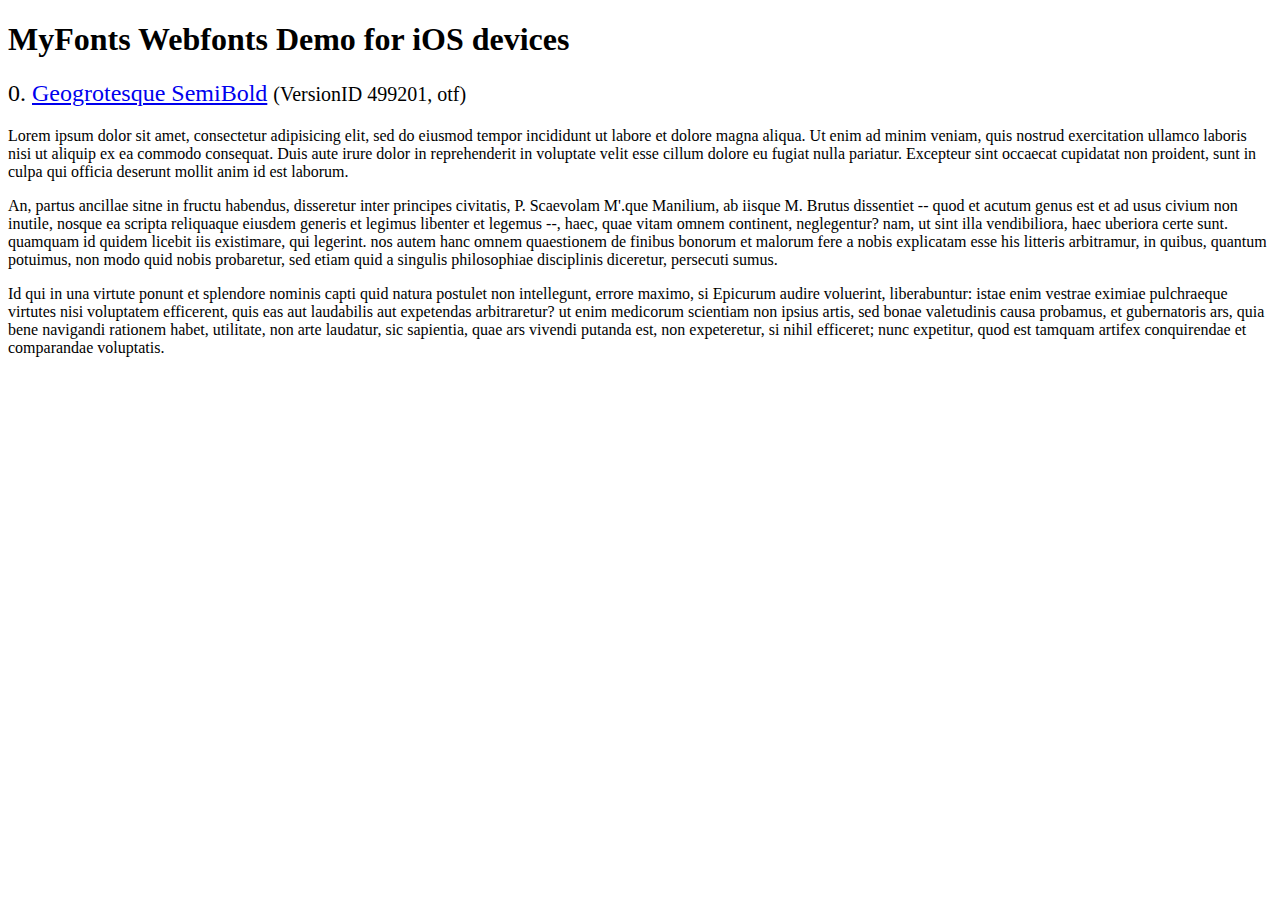
<file: static/plugins/flexslider/demo/fonts/webfonts/geo-semibold/svg/index.html>
<!DOCTYPE html>
<html>
<head>
<title>MyFonts Webfonts Demo for iOS devices</title>
<meta http-equiv="content-type" content="text/html; charset=utf-8" />

<style type="text/css" media="all">

	h2 {
		 font-weight:normal;
	}

		
	@font-face {
		font-family:"Geogrotesque-SemiBold";
		src:url("style_169898.svg#Geogrotesque-SemiBold") format("svg");
	}
	
	.webfont_0 {
		font-family: Geogrotesque-SemiBold;
	}
		
</style>

</head>

<body>

<h1>MyFonts Webfonts Demo for iOS devices</h1>


<h2>0. <span class='webfont_0'><a href='http://new.myfonts.com/search/style::169898/'>Geogrotesque SemiBold</a></span>
<small>(VersionID 499201, otf)</small>
</h2>

<p class='webfont_0'>Lorem ipsum dolor sit amet, consectetur adipisicing elit, sed do eiusmod tempor incididunt ut labore et dolore magna aliqua. Ut enim ad minim veniam, quis nostrud exercitation ullamco laboris nisi ut aliquip ex ea commodo consequat. Duis aute irure dolor in reprehenderit in voluptate velit esse cillum dolore eu fugiat nulla pariatur. Excepteur sint occaecat cupidatat non proident, sunt in culpa qui officia deserunt mollit anim id est laborum.</p>

<p class='webfont_0'>An, partus ancillae sitne in fructu habendus, disseretur inter principes civitatis, P. Scaevolam M'.que Manilium, ab iisque M. Brutus dissentiet -- quod et acutum genus est et ad usus civium non inutile, nosque ea scripta reliquaque eiusdem generis et legimus libenter et legemus --, haec, quae vitam omnem continent, neglegentur? nam, ut sint illa vendibiliora, haec uberiora certe sunt. quamquam id quidem licebit iis existimare, qui legerint. nos autem hanc omnem quaestionem de finibus bonorum et malorum fere a nobis explicatam esse his litteris arbitramur, in quibus, quantum potuimus, non modo quid nobis probaretur, sed etiam quid a singulis philosophiae disciplinis diceretur, persecuti sumus.</p>

<p class='webfont_0'>Id qui in una virtute ponunt et splendore nominis capti quid natura postulet non intellegunt, errore maximo, si Epicurum audire voluerint, liberabuntur: istae enim vestrae eximiae pulchraeque virtutes nisi voluptatem efficerent, quis eas aut laudabilis aut expetendas arbitraretur? ut enim medicorum scientiam non ipsius artis, sed bonae valetudinis causa probamus, et gubernatoris ars, quia bene navigandi rationem habet, utilitate, non arte laudatur, sic sapientia, quae ars vivendi putanda est, non expeteretur, si nihil efficeret; nunc expetitur, quod est tamquam artifex conquirendae et comparandae voluptatis.</p>




</body>
</html>
</file>
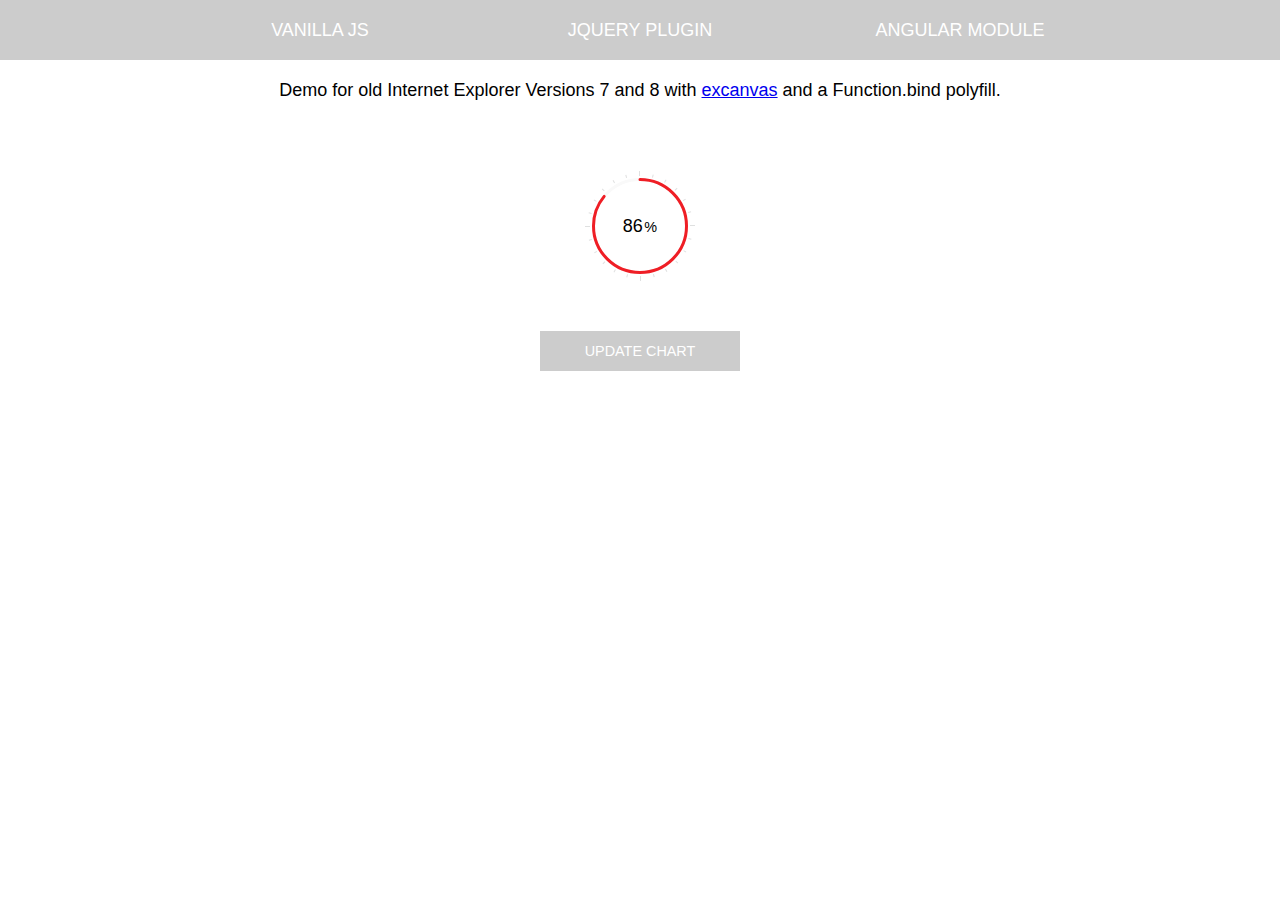
<file: static/plugins/easy-pie-chart/demo/old-ie.html>
<!doctype html>
<html lang="en">
<head>
	<meta charset="UTF-8"/>
	<title>jQuery</title>
	<meta name="viewport" content="width=device-width"/>
	<link rel="stylesheet" href="style.css"/>
	<script src="excanvas.compiled.js"></script>
	<script>
	// IE function.bind polyfill
	if (!Function.prototype.bind) {
		Function.prototype.bind = function (oThis) {
			if (typeof this !== "function") {
				// closest thing possible to the ECMAScript 5 internal IsCallable function
				throw new TypeError("Function.prototype.bind - what is trying to be bound is not callable");
			}

			var aArgs = Array.prototype.slice.call(arguments, 1),
				fToBind = this,
				fNOP = function () {},
				fBound = function () {
					return fToBind.apply(this instanceof fNOP && oThis ? this : oThis,
				aArgs.concat(Array.prototype.slice.call(arguments)));
			};

			fNOP.prototype = this.prototype;
			fBound.prototype = new fNOP();

			return fBound;
		};
	}
	</script>
</head>
<body>

	<ul>
		<li><a href="index.html">Vanilla JS</a></li>
		<li><a href="jquery.html">jQuery plugin</a></li>
		<li><a href="angular.html">Angular module</a></li>
	</ul>

	<p>Demo for old Internet Explorer Versions 7 and 8 with <a href="http://excanvas.sourceforge.net" target="_blank">excanvas</a> and a Function.bind polyfill.</p>

	<span class="chart" data-percent="86">
		<span class="percent"></span>
	</span>

	<span class="btn js_update">Update chart</span>

	<script src="http://ajax.googleapis.com/ajax/libs/jquery/1.10.2/jquery.min.js"></script>
	<script src="../dist/jquery.easypiechart.min.js"></script>
	<script>
	$(function() {
		var $chart = $('.chart');
		$chart.easyPieChart({
			onStep: function(from, to, percent) {
				$(this.el).find('.percent').text(Math.round(percent));
			}
		});
		var chart = window.chart = $chart.data('easyPieChart');
		chart.update($chart.data('percent'));
		$('.js_update').on('click', function() {
			chart.update(Math.random()*200-100);
		});
	});
	</script>
</body>
</html>
</file>
<file: static/css/styles-12.css>
/*
 * Template Name: Sphere - Responsive website template for CV/Resume/Portfolio
 * Version: 1.0
 * Author: Xiaoying Riley at 3rd Wave Media
 * Website: http://themes.3rdwavemedia.com/
 * Twitter: @3rdwave_themes
*/
/* ======= Base ======= */
#SkypeButton_Call_flaisler_1 div {
  margin:0;
}
#SkypeButton_Call_flaisler_1 img {
  /*margin:0 !important;*/
  /*align:left !important;*/
  margin-left:0 !important;
}

body {
  font-family: 'Roboto', sans-serif;
  color: #666;
  background: #f5f5f5;
  font-size: 14px;
  -webkit-font-smoothing: antialiased;
  -moz-osx-font-smoothing: grayscale;
  color: #444;
  overflow-x: hidden;
}
h1,
h2,
h3,
h4,
h5,
h6 {
  font-weight: 500;
}
a {
  color: #673AB7;
  -webkit-transition: all 0.4s ease-in-out;
  -moz-transition: all 0.4s ease-in-out;
  -ms-transition: all 0.4s ease-in-out;
  -o-transition: all 0.4s ease-in-out;
}
a:hover {
  text-decoration: underline;
  color: #46287d;
}
a:focus {
  text-decoration: none;
}
p {
  line-height: 1.5;
}
.btn,
a.btn {
  background: #512e90;
  color: #fff;
  padding: 8px 15px;
  -webkit-border-radius: 2px;
  -moz-border-radius: 2px;
  -ms-border-radius: 2px;
  -o-border-radius: 2px;
  border-radius: 2px;
  -moz-background-clip: padding;
  -webkit-background-clip: padding-box;
  background-clip: padding-box;
  -webkit-box-shadow: 0 2px 4px 0 rgba(0, 0, 0, 0.4);
  -moz-box-shadow: 0 2px 4px 0 rgba(0, 0, 0, 0.4);
  box-shadow: 0 2px 4px 0 rgba(0, 0, 0, 0.4);
  text-transform: uppercase;
  font-weight: 500;
  font-size: 14px;
}
.btn:hover,
a.btn:hover {
  color: #fff;
  /* background: #5c34a4; */
  background: #8E2DE2;  /* fallback for old browsers */
  background: -webkit-linear-gradient(to right, #4A00E0, #8E2DE2);  /* Chrome 10-25, Safari 5.1-6 */
  background: linear-gradient(to right, #4A00E0, #8E2DE2); /* W3C, IE 10+/ Edge, Firefox 16+, Chrome 26+, Opera 12+, Safari 7+ */

}
#topcontrol {
  -webkit-transition: all 0.4s ease-in-out;
  -moz-transition: all 0.4s ease-in-out;
  -ms-transition: all 0.4s ease-in-out;
  -o-transition: all 0.4s ease-in-out;
  background: #512e90;
  color: #fff;
  text-align: center;
  display: inline-block;
  z-index: 30;
  width: 36px;
  height: 36px;
  -webkit-border-radius: 50%;
  -moz-border-radius: 50%;
  -ms-border-radius: 50%;
  -o-border-radius: 50%;
  border-radius: 50%;
  -moz-background-clip: padding;
  -webkit-background-clip: padding-box;
  background-clip: padding-box;
  -webkit-box-shadow: 0 6px 10px 0 rgba(0, 0, 0, 0.3);
  -moz-box-shadow: 0 6px 10px 0 rgba(0, 0, 0, 0.3);
  box-shadow: 0 6px 10px 0 rgba(0, 0, 0, 0.3);
}
#topcontrol:hover {
  background: #46287d;
  color: #fff;
}
#topcontrol .fa {
  position: relative;
  top: 3px;
  font-size: 25px;
  font-weight: normal;
}
.header {
  background: #8E2DE2;  /* fallback for old browsers */
  background: -webkit-linear-gradient(to right, #4A00E0, #8E2DE2);  /* Chrome 10-25, Safari 5.1-6 */
  background: linear-gradient(to right, #4A00E0, #8E2DE2); /* W3C, IE 10+/ Edge, Firefox 16+, Chrome 26+, Opera 12+, Safari 7+ */

  /* background: #673AB7; */
  color: #fff;
}
.header a {
  color: #fff;
}
.header .top-bar {
  position: relative;
  padding-top: 15px;
  padding-bottom: 120px;
}
.header .social {
  margin-bottom: 0;
}
.header .social a {
  color: rgba(255, 255, 255, 0.8);
  display: inline-block;
  text-align: center;
  width: 32px;
  height: 32px;
  -webkit-border-radius: 50%;
  -moz-border-radius: 50%;
  -ms-border-radius: 50%;
  -o-border-radius: 50%;
  border-radius: 50%;
  -moz-background-clip: padding;
  -webkit-background-clip: padding-box;
  background-clip: padding-box;
  padding-top: 2px;
  font-size: 16px;
  border: 2px solid rgba(255, 255, 255, 0.8);
}
.header .social a:hover {
  color: #fff;
  border-color: #fff;
}
.header .actions {
  position: absolute;
  right: 15px;
  top: 15px;
}
.header .actions .fa {
  margin-right: 5px;
}
.header .actions a {
  margin-right: 10px;
  color: #fff;
}
.header .actions a:last-child {
  margin-right: 0;
}
.header .profile-image {
  position: absolute;
  width: 160px;
  height: 160px;
  top: -80px;
  margin-left: -80px;
  left: 50%;
}
.header .name {
  font-size: 48px;
  margin-bottom: 15px;
  letter-spacing: 0.5px;
}
.header .title {
  font-size: 28px;
  font-weight: 300;
  color: rgba(255, 255, 255, 0.8);
  margin-bottom: 30px;
}
.header .intro {
  /* background: #5c34a4; */
  background: #8E2DE2;  /* fallback for old browsers */
  background: -webkit-linear-gradient(to right, #4A00E0, #8E2DE2);  /* Chrome 10-25, Safari 5.1-6 */
  background: linear-gradient(to right, #4A00E0, #8E2DE2); /* W3C, IE 10+/ Edge, Firefox 16+, Chrome 26+, Opera 12+, Safari 7+ */

  padding-top: 90px;
  padding-bottom: 60px;
  position: relative;
  font-size: 16px;
}
.header .profile {
  max-width: 800px;
  margin: 0 auto;
}
.header .contact-info {
  /* background: #512e90; */
  background: #8E2DE2;  /* fallback for old browsers */
  background: -webkit-linear-gradient(to right, #4A00E0, #8E2DE2);  /* Chrome 10-25, Safari 5.1-6 */
  background: linear-gradient(to right, #4A00E0, #8E2DE2); /* W3C, IE 10+/ Edge, Firefox 16+, Chrome 26+, Opera 12+, Safari 7+ */
  padding-top: 30px;
  padding-bottom: 30px;
  font-size: 16px;
}
.header .contact-info ul {
  margin-bottom: 0;
}
.header .contact-info li {
  margin-right: 30px;
  color: rgba(255, 255, 255, 0.8);
}
.header .contact-info li a {
  color: rgba(255, 255, 255, 0.8);
}
.header .contact-info li a:hover {
  color: #fff;
}
.header .contact-info li:last-child {
  margin-right: 0;
}
.header .contact-info li .fa {
  margin-right: 10px;
}
/* Page Nav */
.page-nav-space-holder {
  height: 60px;
  position: relative;
}
.page-nav-wrapper {
  background: #46287d;
  padding-top: 20px;
  padding-bottom: 20px;
  position: absolute;
  width: 100%;
  left: 0;
  -webkit-box-shadow: 0 4px 12px rgba(0, 0, 0, 0.2);
  -moz-box-shadow: 0 4px 12px rgba(0, 0, 0, 0.2);
  box-shadow: 0 4px 12px rgba(0, 0, 0, 0.2);
}
.page-nav-wrapper.fixed {
  position: fixed;
  top: 0;
  left: 0;
  width: 100%;
  z-index: 100;
  background: #8E2DE2;  /* fallback for old browsers */
  background: -webkit-linear-gradient(to right, #4A00E0, #8E2DE2);  /* Chrome 10-25, Safari 5.1-6 */
  background: linear-gradient(to right, #4A00E0, #8E2DE2); /* W3C, IE 10+/ Edge, Firefox 16+, Chrome 26+, Opera 12+, Safari 7+ */

  /* background: #673AB7; */
}
.page-nav-wrapper a {
  color: rgba(255, 255, 255, 0.6);
  text-decoration: none;
  font-weight: 500;
}
.page-nav-wrapper .page-nav {
  margin: 0 auto;
  display: inline-block;
}
.page-nav-wrapper .page-nav li {
  margin-right: 30px;
  display: inline-block;
  background: none;
}
.page-nav-wrapper .page-nav li:hover,
.page-nav-wrapper .page-nav li:active {
  background: none;
}
.page-nav-wrapper .page-nav li.active a {
  color: #fff;
  background: none;
}
.page-nav-wrapper .page-nav li a {
  color: rgba(255, 255, 255, 0.6);
  padding: inherit;
}
.page-nav-wrapper .page-nav li a:hover {
  color: #fff;
}
.page-nav-wrapper .page-nav li a:hover,
.page-nav-wrapper .page-nav li a:active,
.page-nav-wrapper .page-nav li a:focus {
  background: none;
}
.page-nav-wrapper .page-nav li:last-child {
  margin-right: 0;
}
.wrapper {
  padding-top: 60px;
  padding-bottom: 60px;
}
.section {
  -webkit-box-shadow: 0 1px 4px 0 rgba(0, 0, 0, 0.14);
  -moz-box-shadow: 0 1px 4px 0 rgba(0, 0, 0, 0.14);
  box-shadow: 0 1px 4px 0 rgba(0, 0, 0, 0.14);
  padding: 45px;
  background: #fff;
  margin-bottom: 45px;
  -webkit-border-radius: 2px;
  -moz-border-radius: 2px;
  -ms-border-radius: 2px;
  -o-border-radius: 2px;
  border-radius: 2px;
  -moz-background-clip: padding;
  -webkit-background-clip: padding-box;
  background-clip: padding-box;
}
.section:last-child {
  margin-bottom: 0;
}
.section-title {
  margin-top: 0;
  margin-bottom: 45px;
  font-size: 24px;
  text-align: center;
}
.timeline {
  border-left: 3px solid #673AB7;
  border-bottom-right-radius: 2px;
  border-top-right-radius: 2px;
  position: relative;
  padding: 0 30px;
  margin-left: 280px;
}
.timeline .item {
  position: relative;
  margin-bottom: 45px;
}
.timeline .item:last-child {
  margin-bottom: 0;
}
.timeline .item:before {
  content: "";
  position: absolute;
  left: -43px;
  top: 0;
  display: inline-block;
  width: 22px;
  height: 22px;
  -webkit-border-radius: 50%;
  -moz-border-radius: 50%;
  -ms-border-radius: 50%;
  -o-border-radius: 50%;
  border-radius: 50%;
  -moz-background-clip: padding;
  -webkit-background-clip: padding-box;
  background-clip: padding-box;
  background: #fff;
  border: 3px solid #673AB7;
}
.timeline .item:after {
  content: "";
  position: absolute;
  left: -37px;
  top: 6px;
  display: inline-block;
  width: 10px;
  height: 10px;
  -webkit-border-radius: 50%;
  -moz-border-radius: 50%;
  -ms-border-radius: 50%;
  -o-border-radius: 50%;
  border-radius: 50%;
  -moz-background-clip: padding;
  -webkit-background-clip: padding-box;
  background-clip: padding-box;
  background: #673AB7;
  z-index: 10;
}
.timeline .work-place {
  position: relative;
}
.timeline .location {
  position: absolute;
  right: 0;
  top: 2px;
  color: #8a8a8a;
}
.timeline .location .fa {
  margin-right: 5px;
}
.timeline .place {
  margin-top: 0;
  margin-bottom: 15px;
  font-size: 20px;
  font-weight: 300;
}
.timeline .job-meta {
  position: absolute;
  left: -280px;
  top: 0;
}
.timeline .job-meta .title {
  font-size: 18px;
  color: #673AB7;
}
.timeline .job-meta .time {
  color: #8a8a8a;
}
.timeline .job-desc {
  color: #666;
}
.education-section .item {
  margin-bottom: 45px;
}
.education-section .item-inner {
  padding: 0 30px;
}
.education-section .degree {
  font-size: 18px;
  color: #673AB7;
  margin-top: 0;
  margin-bottom: 0px;
}
.education-section .education-body {
  font-weight: 500;
  margin-bottom: 0px;
  font-size: 16px;
  font-weight: 300;
}
.education-section .time {
  color: #8a8a8a;
  margin-bottom: 15px;
}
.education-section .desc {
  color: #666;
}
.skills-section .subtitle {
  font-size: 18px;
  color: #8a8a8a;
  margin-top: 0;
  margin-bottom: 45px;
  font-weight: 300;
}
.skills-section .top-skills {
  margin-bottom: 60px;
}
.skills-section .top-skills .item {
  margin-bottom: 45px;
}
.skills-section .level {
  color: #8a8a8a;
  margin-bottom: 15px;
}
.skills-section .desc {
  color: #666;
}
.skills-section .skill-tag {
  -webkit-box-shadow: 0 1px 4px 0 rgba(0, 0, 0, 0.14);
  -moz-box-shadow: 0 1px 4px 0 rgba(0, 0, 0, 0.14);
  box-shadow: 0 1px 4px 0 rgba(0, 0, 0, 0.14);
  padding: 6px 30px;
  display: inline-block;
  margin-right: 10px;
  border: 1px solid #f5f5f5;
  font-weight: 500;
  margin-bottom: 15px;
  font-size: 16px;
}
.chart-easy-pie {
  positon: relative;
}
.chart {
  width: 110px;
  height: 110px;
  vertical-align: middle;
  position: relative;
  margin: 0 auto;
  text-align: center;
  font-size: 20px;
  font-weight: 300;
  margin-bottom: 30px;
}
.chart span {
  line-height: 110px;
}
.chart canvas {
  position: absolute;
  left: 0;
  top: 0;
}
.testimonials-section .testimonials-carousel {
  max-width: 800px;
  margin: 0 auto;
}
.testimonials-section .item {
  padding-left: 60px;
  margin-bottom: 45px;
}
.testimonials-section .quote {
  border-left: none;
  padding: 0;
  font-size: 22px;
  color: #666;
  font-weight: 300;
  position: relative;
}
.testimonials-section .source .name {
  font-size: 16px;
}
.testimonials-section .source .position {
  color: #8a8a8a;
}
.testimonials-section .fa-quote-left {
  position: absolute;
  left: -60px;
  top: 0;
  width: 36px;
  height: 36px;
  display: inline-block;
  background: #673AB7;
  color: #fff;
  -webkit-border-radius: 50%;
  -moz-border-radius: 50%;
  -ms-border-radius: 50%;
  -o-border-radius: 50%;
  border-radius: 50%;
  -moz-background-clip: padding;
  -webkit-background-clip: padding-box;
  background-clip: padding-box;
  text-align: center;
  padding-top: 10px;
  font-size: 16px;
}
.testimonials-section .carousel-indicators {
  bottom: 0;
  margin-bottom: 0;
}
.testimonials-section .carousel-indicators li {
  background-color: #bdbdbd;
  border: none;
  width: 10px;
  height: 10px;
  margin: 0;
  margin-right: 5px;
}
.testimonials-section .carousel-indicators li.active {
  background-color: #673AB7;
  width: 10px;
  height: 10px;
  margin: 0;
  margin-right: 5px;
}
.portfolio-section .filters {
  list-style: none;
  margin: 0 auto;
  margin-bottom: 60px;
  text-align: center;
  border-bottom: 1px solid #e8e8e8;
}
.portfolio-section .filters .type {
  margin-right: 30px;
  list-style: none;
  display: inline-block;
  padding: 8px 15px;
  color: #8a8a8a;
  cursor: pointer;
  font-size: 14px;
  text-transform: uppercase;
  font-weight: 500;
}
.portfolio-section .filters .type:last-child {
  margin-right: 0;
}
.portfolio-section .filters .type.active {
  color: #673AB7;
  border-bottom: 2px solid #673AB7;
}
.portfolio-section .item {
  margin-bottom: 30px;
}
.portfolio-section .item-inner {
  background: #673AB7;
  color: #fff;
  -webkit-border-radius: 2px;
  -moz-border-radius: 2px;
  -ms-border-radius: 2px;
  -o-border-radius: 2px;
  border-radius: 2px;
  -moz-background-clip: padding;
  -webkit-background-clip: padding-box;
  background-clip: padding-box;
  position: relative;
  -webkit-box-shadow: 0 1px 4px 0 rgba(0, 0, 0, 0.14);
  -moz-box-shadow: 0 1px 4px 0 rgba(0, 0, 0, 0.14);
  box-shadow: 0 1px 4px 0 rgba(0, 0, 0, 0.14);
}
.portfolio-section .item-inner:hover {
  background: #6b3cbf;
}
.portfolio-section .item-inner:hover img {
  -webkit-opacity: 0.9;
  -moz-opacity: 0.9;
  opacity: 0.9;
}
.portfolio-section .item-inner .content {
  padding: 30px;
  padding-bottom: 75px;
  position: relative;
}
.portfolio-section .item-inner .content a {
  color: #fff;
}
.portfolio-section .item-inner .content .sub-title {
  font-size: 16px;
  margin-top: 0;
  margin-bottom: 5px;
}
.portfolio-section .item-inner .content .meta {
  color: rgba(255, 255, 255, 0.8);
  font-size: 14px;
}
.portfolio-section .item-inner .content .action {
  position: absolute;
  bottom: 30px;
  left: 30px;
}
.portfolio-section .item-inner .link-mask {
  display: block;
  position: absolute;
  width: 100%;
  height: 100%;
  left: 0;
  top: 0;
}
.contact-section .intro {
  position: relative;
  padding: 30px;
  padding-left: 190px;
  font-size: 16px;
  color: #666;
}
.contact-section .intro .profile-image {
  width: 120px;
  height: 120px;
  position: absolute;
  left: 30px;
}
.contact-section .intro p {
  margin-bottom: 15px;
}
.contact-section .service-list {
  margin-left: 30px;
  margin-bottom: 15px;
}
.contact-section .service-list li {
  margin-bottom: 15px;
}
.contact-section .service-list .fa {
  color: #673AB7;
}
.contact-section .social {
  margin-bottom: 0;
}
.contact-section .social li {
  margin-right: 10px;
}
.contact-section .social li:last-child {
  margin-right: 0;
}
.contact-section .social a {
  display: inline-block;
  text-align: center;
  font-size: 24px;
  color: #8a8a8a;
}
.contact-section .social a:hover {
  color: #673AB7;
}
.footer .container {
  padding: 30px;
  color: #8a8a8a;
  letter-spacing: 0.5px;
}
.footer .container a {
  color: #8a8a8a;
}
/* Extra small devices (phones, less than 768px) */
@media (max-width: 767px) {
  .header .social {
    margin: 0 auto;
    text-align: center;
  }
  .header .actions {
    position: static;
    margin: 0 auto;
    margin-bottom: 30px;
    text-align: center;
  }
  .header .actions .btn {
    margin-bottom: 15px;
    font-size: 12px;
    display: inline-block;
    width: 100%;
  }
  .header .actions .btn:last-child {
    margin-bottom: 0;
  }
  .header .name {
    font-size: 36px;
  }
  .header .title {
    font-size: 22px;
  }
  .header .contact-info li {
    margin-right: 0;
    margin-bottom: 15px;
    font-size: 14px;
    width: 100%;
    display: inline-block;
  }
  .header .contact-info li:last-child {
    margin-bottom: 0;
  }
  .section {
    padding: 30px;
  }
  .section-title {
    font-size: 20px;
  }
  .timeline {
    margin-left: 0;
    padding-right: 0;
  }
  .timeline .place {
    margin-bottom: 5px;
  }
  .timeline .job-meta {
    position: static;
    margin-bottom: 15px;
  }
  .education-section .item {
    padding: 0;
  }
  .portfolio-section .filters .type {
    font-size: 12px;
    margin-right: 5px;
    padding: 8px 5px;
  }
  .portfolio-section .item-inner .content {
    padding: 15px;
  }
  .portfolio-section .item-inner .content .sub-title {
    font-size: 14px;
    max-width: 120px;
    overflow: hidden;
    text-overflow: ellipsis;
    white-space: nowrap;
  }
  .portfolio-section .item-inner .content .meta {
    margin-bottom: 30px;
    max-width: 120px;
    overflow: hidden;
    text-overflow: ellipsis;
    white-space: nowrap;
  }
  .portfolio-section .item-inner .content .action {
    position: static;
    font-size: 12px;
  }
  .contact-section .intro {
    padding: 0;
    text-align: center;
  }
  .contact-section .intro .profile-image {
    position: static;
    margin: 0 auto;
    margin-bottom: 30px;
    text-align: center;
  }
  .contact-section .service-list {
    margin-left: 0;
  }
  .contact-section .social {
    margin: 0 auto;
  }
}
/* Small devices (tablets, 768px and up) */
/* Medium devices (desktops, 992px and up) */
/* Large devices (large desktops, 1200px and up) */
/* X-Large devices (large desktops, 1400px and up) */
/* ======= Configure Style (Remove in production) ======= */
.config-trigger {
  position: absolute;
  top: 30px;
  left: -36px;
  width: 36px;
  height: 36px;
  background: #222;
  color: #fff;
  text-align: center;
  -webkit-border-top-right-radius: 0;
  -webkit-border-bottom-right-radius: 0;
  -webkit-border-bottom-left-radius: 4px;
  -webkit-border-top-left-radius: 4px;
  -moz-border-radius-topright: 0;
  -moz-border-radius-bottomright: 0;
  -moz-border-radius-bottomleft: 4px;
  -moz-border-radius-topleft: 4px;
  border-top-right-radius: 0;
  border-bottom-right-radius: 0;
  border-bottom-left-radius: 4px;
  border-top-left-radius: 4px;
  -moz-background-clip: padding;
  -webkit-background-clip: padding-box;
  background-clip: padding-box;
  text-decoration: none;
}
.config-trigger:hover {
  background: #000;
  text-decoration: none;
}
.config-trigger:hover .fa {
  color: #fff;
}
.config-trigger .fa {
  font-size: 22px;
  padding-top: 7px;
  display: block;
  color: rgba(255, 255, 255, 0.8);
}
.config-panel {
  position: absolute;
  top: 160px;
  right: -190px;
  z-index: 30;
  width: 190px;
}
.config-panel .panel-inner {
  position: relative;
  background: #222;
  color: #fff;
  padding: 15px;
  -webkit-border-top-right-radius: 0;
  -webkit-border-bottom-right-radius: 0;
  -webkit-border-bottom-left-radius: 4px;
  -webkit-border-top-left-radius: 4px;
  -moz-border-radius-topright: 0;
  -moz-border-radius-bottomright: 0;
  -moz-border-radius-bottomleft: 4px;
  -moz-border-radius-topleft: 4px;
  border-top-right-radius: 0;
  border-bottom-right-radius: 0;
  border-bottom-left-radius: 4px;
  border-top-left-radius: 4px;
  -moz-background-clip: padding;
  -webkit-background-clip: padding-box;
  background-clip: padding-box;
}
.config-panel .panel-title {
  font-weight: 600;
  margin-bottom: 15px;
  font-size: 14px;
  text-transform: uppercase;
}
.config-panel label {
  color: #fff;
}
.config-panel #color-options {
  margin-bottom: 0px;
}
.config-panel #color-options li a {
  display: block;
  width: 28px;
  height: 20px;
  border: 2px solid transparent;
  margin-bottom: 10px;
}
.config-panel #color-options li a:hover {
  -webkit-opacity: 0.9;
  -moz-opacity: 0.9;
  opacity: 0.9;
  border: 2px solid rgba(255, 255, 255, 0.8);
}
.config-panel #color-options li.active a {
  border: 2px solid #fff;
}
.config-panel #color-options li.theme-1 a {
  background: #00BCD4;
}
.config-panel #color-options li.theme-2 a {
  background-color: #03A9F4;
}
.config-panel #color-options li.theme-3 a {
  background-color: #009688;
}
.config-panel #color-options li.theme-4 a {
  background-color: #4CAF50;
}
.config-panel #color-options li.theme-5 a {
  background-color: #8BC34A;
}
.config-panel #color-options li.theme-6 a {
  background-color: #C0CA33;
}
.config-panel #color-options li.theme-7 a {
  background-color: #FFC107;
}
.config-panel #color-options li.theme-8 a {
  background-color: #FF9800;
}
.config-panel #color-options li.theme-9 a {
  background-color: #FF5722;
}
.config-panel #color-options li.theme-10 a {
  background-color: #795548;
}
.config-panel #color-options li.theme-11 a {
  background-color: #607D8B;
}
.config-panel #color-options li.theme-12 a {
  background-color: #673AB7;
}
.config-panel #color-options li.theme-13 a {
  background-color: #3F51B5;
}
.config-panel #color-options li.theme-14 a {
  background-color: #2196F3;
}
.config-panel #color-options li.theme-15 a {
  background-color: #9C27B0;
}
.config-panel #color-options li.theme-16 a {
  background-color: #E91E63;
}
.config-panel .close {
  position: absolute;
  right: 5px;
  top: 5px;
  color: #fff;
}
.config-panel .close .fa {
  color: #fff;
}
</file>
<file: static/plugins/easy-pie-chart/demo/style.css>
html,
body {
  padding: 0;
  margin: 0;
}
body {
  -webkit-font-smoothing: antialiased;
  text-align: center;
  font: 18px / 1.4 'Helvetica', 'Arial', sans-serif;
  padding-top: 60px;
}
ul {
  position: fixed;
  top: 0;
  left: 0;
  right: 0;
  margin: 0;
  padding: 0;
  height: 60px;
  background: #cccccc;
  font-size: 0;
  line-height: 0;
  letter-spacing: -0.3em;
}
li {
  position: relative;
  display: inline-block;
  vertical-align: top;
  width: 25%;
  text-align: center;
  font-size: 18px;
  line-height: 60px;
  letter-spacing: normal;
}
li a {
  display: block;
  color: #ffffff;
  text-decoration: none;
  text-transform: uppercase;
  white-space: nowrap;
}
li a:hover,
li a.active {
  background: #333333;
  color: #ffffff;
}
li a.active:after {
  content: '';
  position: absolute;
  top: 100%;
  left: 50%;
  margin-left: -10px;
  border: 10px solid;
  border-color: transparent;
  border-top-color: #333333;
}
.chart {
  position: relative;
  display: inline-block;
  width: 110px;
  height: 110px;
  margin-top: 50px;
  margin-bottom: 50px;
  text-align: center;
}
.chart canvas {
  position: absolute;
  top: 0;
  left: 0;
}
.percent {
  display: inline-block;
  line-height: 110px;
  z-index: 2;
}
.percent:after {
  content: '%';
  margin-left: 0.1em;
  font-size: .8em;
}
.angular {
  margin-top: 100px;
}
.angular .chart {
  margin-top: 0;
}
input {
  display: block;
  margin: auto;
  margin-bottom: 3em;
}
.btn {
  display: block;
  width: 200px;
  margin: 0 auto;
  padding: 10px 20px;
  background: #cccccc;
  color: #ffffff;
  text-transform: uppercase;
  cursor: pointer;
  font-size: 0.8em;
  -moz-box-sizing: border-box;
  box-sizing: border-box;
}
.btn:hover {
  background: #333333;
  color: #ffffff;
}
.span6 {
  float: left;
  width: 50%;
}
@media only screen and (max-width: 600px) {
  li {
    font-size: 14.4px;
  }
}
@media only screen and (max-width: 430px) {
  .span6 {
    float: none;
    width: 100%;
  }
  body {
    padding-top: 0;
  }
  ul {
    height: auto;
    position: static;
  }
  li {
    display: block;
    width: 100%;
  }
  li a {
    white-space: normal;
  }
  a.active:after {
    display: none;
  }
}
</file>
<file: static/plugins/jquery-scrollTo/demo/css/style.css>
body{
	padding:5px;
	height:1600px;
	font-family: Verdana, sans-serif;
	background-color: #DDD;
}
ul,li,h1,h2,h3,h4,p{
	list-style:none;
	padding:0;
	margin:0;
}
.part{
	border:1px solid black;
	background-color:white;
}
	.part h3,
	.part h4,
	.part h4 a {
		color:#933;
	}
#toc{
	display:block;
	padding:10px;
	position:relative;
	margin:15px 0;
	float:left;
	width:305px;
}
	#toc h3{
		padding-bottom:10px;
	}
	#toc h3 strong{
		font-size:13px;
		color:black;
	}
#links{
	border:1px solid black;
	width:210px;
	padding:10px;
	float:right;
	margin-top:-30px;
}
	#links h3{
		color:#933;
	}
	#links ul{
		padding: 8px 0 3px 20px;
	}
	#links li{
		list-style-type:circle;
	}
	#links a{
		color:#69C;
	}
	
	#toc li, #links li{
		list-style-type:circle;
		padding-left:5px;
		margin-left:15px;
	}
		#toc a{
			color:#69C;
		}
.section{
	border:1px black solid;
	width:950px;
	padding:10px;
	margin: 5px 0;
	position:relative;
	clear:both;
}
	.section h3{
		margin-bottom:10px;
		margin-left: 8px;
	}
	.section h4{
		margin:10px 0 10px 8px;
	}
	.section li{
		float:left;
	}
	.pane{
		overflow:auto;
		clear:left;
		margin: 10px 0 0 10px;
		position:relative;
		width:826px;
		height:322px;
	}
ul.elements{
	background-color:#5B739C;
}
	ul.elements li{
		width:200px;
		height:100px;
		font-weight:bolder;
		border:1px black solid;
		text-align:center;
		padding:50px;
		position:relative;
		background-color:#DDD;
	}
		ul.elements li a{
			bottom:20px;
			color:#933;
			font-size:12px;
			left:125px;
			position:absolute;
		}
		ul.elements li p{
			color:#666;
		}
	#pane-settings ul.elements li{
		margin:5px;
	}
	#pane-settings{
		margin-bottom:10px;
	}
ul.links{
	height:20px;
	overflow:hidden;
	padding-left: 5px;
}
	ul.links a{
		color:#69C;
		margin:0 0 0 5px;
	}
.clear{
	clear:left;
}
h3 span{
	position:absolute;			
}
.message{
	background:#EEE;
	border:1px solid #999;
	color:#333;
	font-size:12px;
	font-weight:normal;
	padding:1px;
	margin-top:2px;
}

h1{
	color:#5B739C;
}
h1 strong{
	font-size:13px;
	color:#777;
}
</file>
